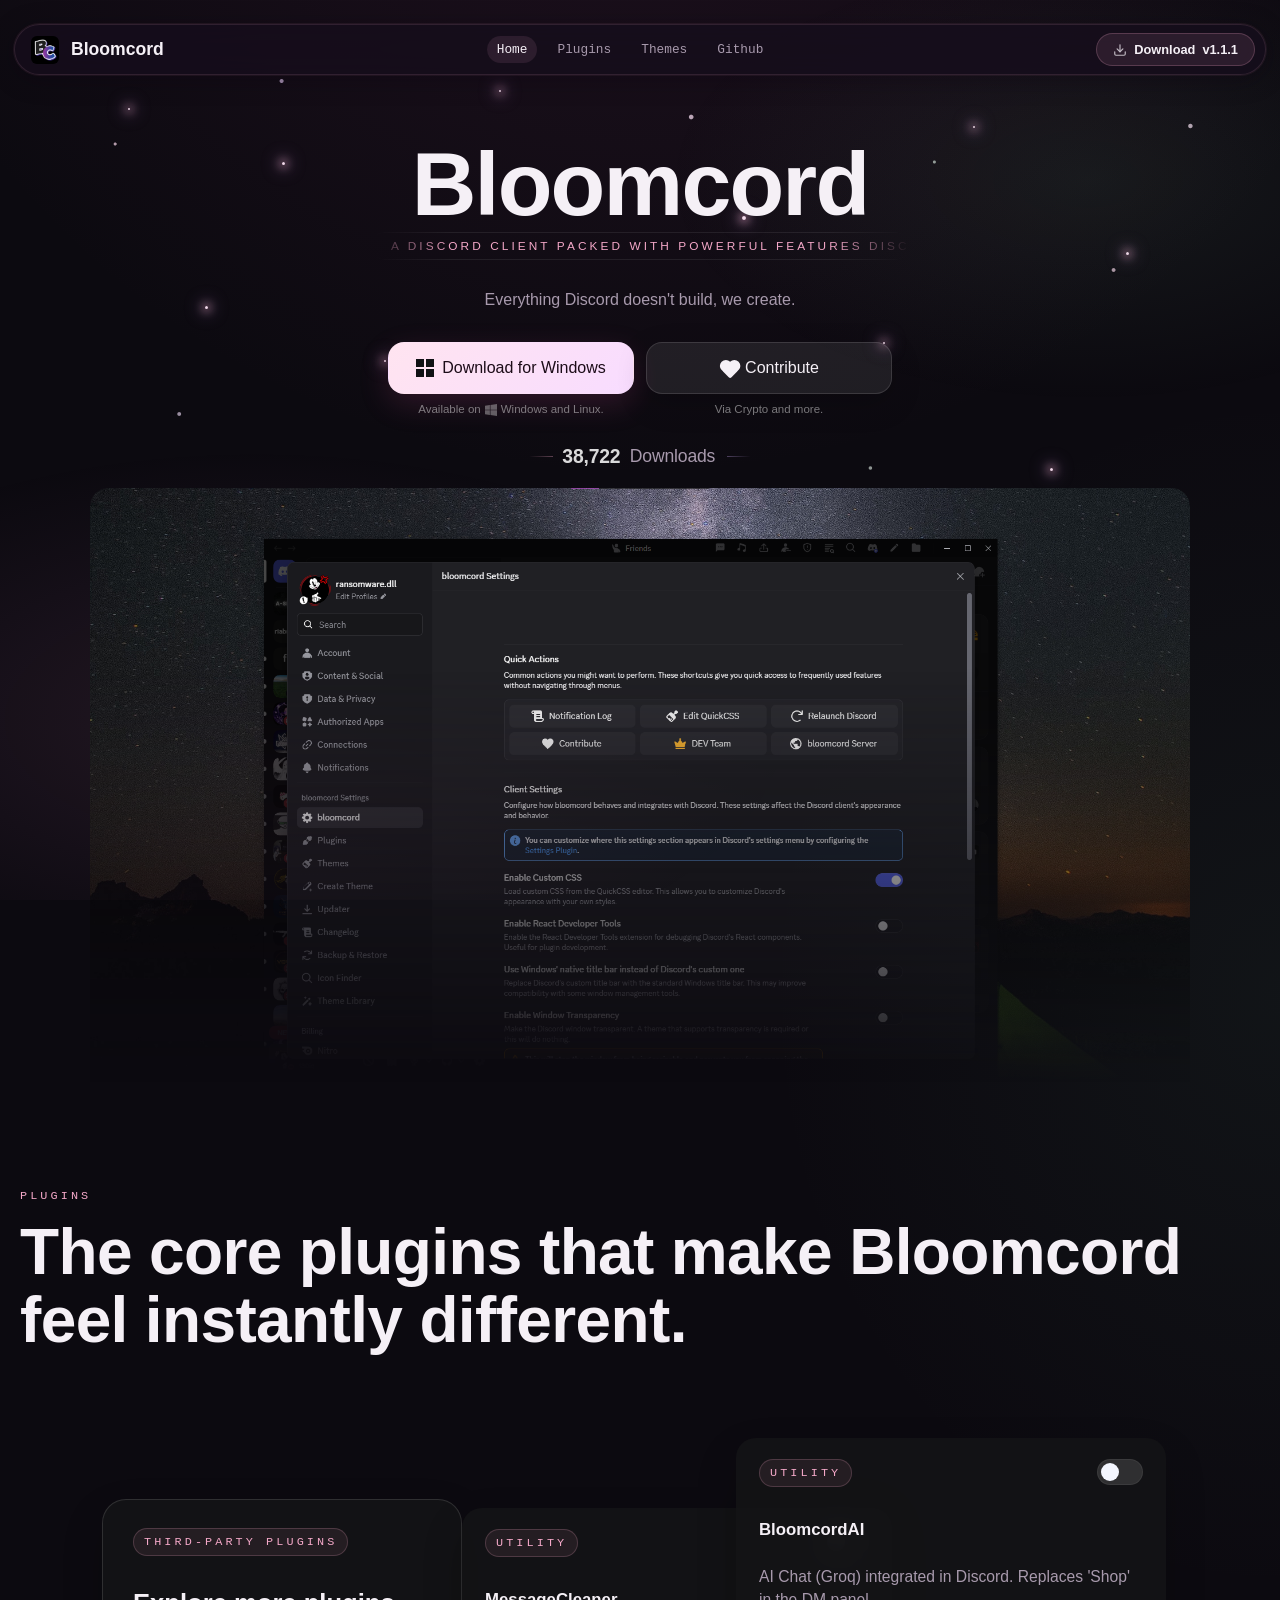
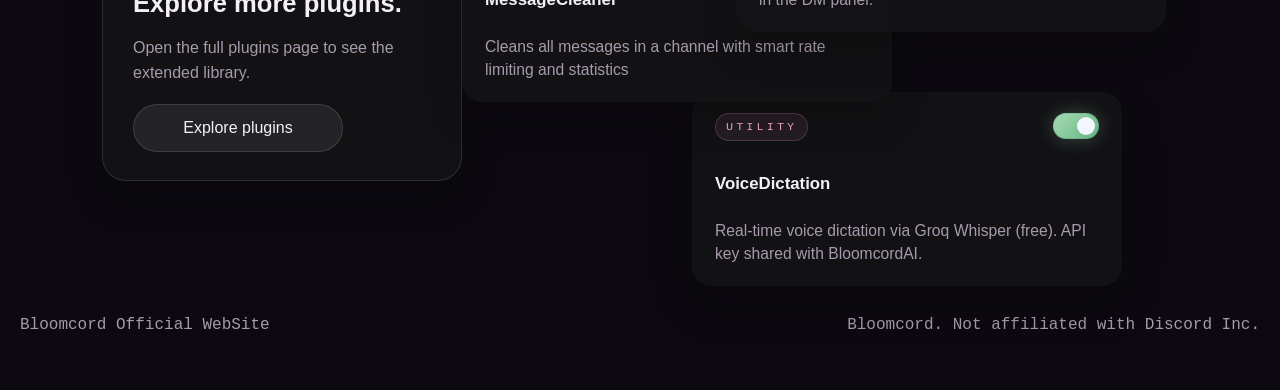
<file: index.html>
<!DOCTYPE html>
<html lang="en">
<head>
  <meta charset="utf-8">
  <meta name="viewport" content="width=device-width, initial-scale=1">
  <title>Bloomcord</title>
  <meta name="description" content="Bloomcord is a Discord client packed with powerful features Discord never gave you.">
  <link rel="icon" type="image/png" href="image.png">
  <link rel="stylesheet" href="https://api.fontshare.com/v2/css?f[]=satoshi@300,301,400,401,500,501,700,701,900,901,1,2&f[]=jet-brains-mono@101,200,201,300,301,400,401,500,501,600,601,700,701,800,801,1,2&display=swap">
  <link rel="stylesheet" href="styles.css">
</head>
<body data-page="home">
  <div class="home-sky" aria-hidden="true">
    <div class="starfield">
      <span class="star star-1"></span>
      <span class="star star-2"></span>
      <span class="star star-3"></span>
      <span class="star star-4"></span>
      <span class="star star-5"></span>
      <span class="star star-6"></span>
      <span class="star star-7"></span>
      <span class="star star-8"></span>
      <span class="star star-9"></span>
      <span class="star star-10"></span>
      <span class="star star-11"></span>
      <span class="star star-12"></span>
    </div>
  </div>

  <div class="site-shell">
    <header class="site-header glass">
      <a href="/" class="brand" aria-current="page">
        <img class="brand-mark" src="image.png" alt="Bloomcord logo" width="28" height="28">
        <span>Bloomcord</span>
      </a>
      <nav class="main-nav">
        <a href="/" class="is-active">Home</a>
        <a href="plugins.html">Plugins</a>
        <a href="themes.html">Themes</a>
       
        
        <a href="github.html">Github</a>
      </nav>
      <a href="downloads/bloomcord-Installer.exe" download="bloomcord-Installer.exe" class="header-download-btn">
        <svg width="14" height="14" viewBox="0 0 24 24" fill="none" stroke="currentColor" stroke-width="2" stroke-linecap="round" stroke-linejoin="round">
          <path d="M21 15v4a2 2 0 0 1-2 2H5a2 2 0 0 1-2-2v-4"></path>
          <polyline points="7 10 12 15 17 10"></polyline>
          <line x1="12" y1="15" x2="12" y2="3"></line>
        </svg>
        Download <span>v1.1.1</span>
      </a>
      <button class="nav-hamburger" aria-label="Open menu" aria-expanded="false">
        <span></span><span></span><span></span>
      </button>
    </header>

    <div class="mobile-nav-drawer" aria-hidden="true">
      <div class="mobile-nav-backdrop"></div>
      <div class="mobile-nav-panel">
        <div class="mobile-nav-header">
          <a href="/" class="brand">
            <img class="brand-mark" src="image.png" alt="Bloomcord logo" width="24" height="24">
            <span>Bloomcord</span>
          </a>
          <button class="mobile-nav-close" aria-label="Close menu">✕</button>
        </div>
        <nav class="mobile-nav-links">
          <a href="/" class="is-active">Home</a>
          <a href="plugins.html">Plugins</a>
          <a href="themes.html">Themes</a>
          
          
          <a href="github.html">Github</a>
        </nav>
        <a href="downloads/bloomcord-Installer.exe" download="bloomcord-Installer.exe" class="mobile-nav-download">
          <svg width="14" height="14" viewBox="0 0 24 24" fill="none" stroke="currentColor" stroke-width="2.5" stroke-linecap="round" stroke-linejoin="round">
            <path d="M21 15v4a2 2 0 0 1-2 2H5a2 2 0 0 1-2-2v-4"></path>
            <polyline points="7 10 12 15 17 10"></polyline>
            <line x1="12" y1="15" x2="12" y2="3"></line>
          </svg>
          Download <span>v1.1.1</span>
        </a>
      </div>
    </div>

    <main class="page page-home">
      <section class="hero hero-home moon-hero">
        <div class="hero-copy hero-copy-centered">
          <h1>Bloomcord</h1>
          <div class="hero-eyebrow-marquee eyebrow" data-reveal>
            <div class="hero-eyebrow-marquee-track">
              <span class="hero-eyebrow-copy">A Discord client packed with powerful features Discord never gave you.</span>
              <span class="hero-eyebrow-copy" aria-hidden="true">A Discord client packed with powerful features Discord never gave you.</span>
            </div>
          </div>
          <p class="hero-text hero-home-subtitle">Everything Discord doesn't build, we create.</p>
          <div class="hero-actions hero-actions-centered hero-actions-download" data-reveal>
            <div class="download-cta-block">
              <a class="button button-primary button-download-windows" href="downloads/bloomcord-Installer.exe" download="bloomcord-Installer.exe">
                <span class="windows-logo" aria-hidden="true"><span></span><span></span><span></span><span></span></span>
                <span>Download for Windows</span>
              </a>
              <p class="platform-availability">
                Available on
                <svg width="12" height="12" viewBox="0 0 24 24" fill="currentColor" aria-hidden="true">
                  <path d="M0 3.449L9.75 2.1v9.451H0m10.949-9.602L24 0v11.4H10.949M0 12.6h9.75v9.451L0 20.699M10.949 12.6H24V24l-13.051-1.949"></path>
                </svg>
                Windows and Linux.
              </p>
            </div>
            <div class="contribute-cta-block">
              <button class="button button-secondary button-contribute-hero" type="button" id="contribute-btn">
                <span class="contribute-logo" aria-hidden="true"><span class="contribute-heart"></span></span>
                <span>Contribute</span>
              </button>
              <p class="platform-availability">Via Crypto and more.</p>
            </div>
          </div>
          <p class="stats-text" data-reveal>
            <span id="download-counter" class="counter-value">0</span> Downloads
          </p>
        </div>
        <div class="hero-app-frame" data-reveal>
          <img class="hero-app-screenshot" src="hero-screenshot.png" alt="Bloomcord settings interface" width="1280" height="800">
        </div>
      </section>

      <section class="section-copy" data-reveal>
        <p class="eyebrow">Plugins</p>
        <h2>The core plugins that make Bloomcord feel instantly different.</h2>
      </section>

      <section class="feature-layout feature-layout-home" data-reveal>
        <article class="home-plugin-callout glass-lite">
          <span class="feature-chip">Third-party plugins</span>
          <h3>Explore more plugins.</h3>
          <p>Open the full plugins page to see the extended library.</p>
          <a href="plugins.html" class="button button-secondary">Explore plugins</a>
        </article>
        <div class="feature-column feature-column-home">
          <div class="feature-grid feature-grid-home">
            <article class="feature-card feature-plugin-card glass-lite" data-enabled="false">
              <div class="feature-plugin-head">
                <div>
                  <span class="feature-chip">Utility</span>
                  <h3>MessageCleaner</h3>
                </div>
                <button class="plugin-switch" type="button" aria-pressed="false" aria-label="Toggle MessageCleaner"><span></span></button>
              </div>
              <p>Cleans all messages in a channel with smart rate limiting and statistics</p>
            </article>
            <article class="feature-card feature-plugin-card glass-lite" data-enabled="false">
              <div class="feature-plugin-head">
                <div>
                  <span class="feature-chip">Utility</span>
                  <h3>BloomcordAI</h3>
                </div>
                <button class="plugin-switch" type="button" aria-pressed="false" aria-label="Toggle BloomcordAI"><span></span></button>
              </div>
              <p>AI Chat (Groq) integrated in Discord. Replaces 'Shop' in the DM panel.</p>
            </article>
            <article class="feature-card feature-plugin-card glass-lite" data-enabled="true">
              <div class="feature-plugin-head">
                <div>
                  <span class="feature-chip">Utility</span>
                  <h3>VoiceDictation</h3>
                </div>
                <button class="plugin-switch is-on" type="button" aria-pressed="true" aria-label="Toggle VoiceDictation"><span></span></button>
              </div>
              <p>Real-time voice dictation via Groq Whisper (free). API key shared with BloomcordAI.</p>
            </article>
          </div>
        </div>
      </section>
    </main>

    <footer class="site-footer">
      <span>Bloomcord Official WebSite</span>
      <span>Bloomcord. Not affiliated with Discord Inc.</span>
    </footer>
  </div>

  <div class="modal-shell" id="contribute-modal" hidden>
    <div class="modal-backdrop"></div>
    <section class="contribute-modal glass" role="dialog" aria-modal="true" aria-labelledby="contribute-modal-title">
      <button class="modal-close" type="button">Close</button>
      <div class="contribute-modal-glow" aria-hidden="true"></div>
      <div class="contribute-modal-head">
        <p class="eyebrow">Support Bloomcord</p>
        <h2 id="contribute-modal-title">Copy what you need in one place.</h2>
        <p class="hero-text">Wallet addresses live here with instant copy actions.</p>
      </div>
      <div class="contribute-modal-status" aria-live="polite">Choose a contact or wallet to copy</div>
      <div class="contribute-modal-grid">
        <article class="contribute-copy-card glass-lite">
          <span class="feature-chip">Bitcoin</span>
          <h3>BTC</h3>
          <p>Use Bitcoin if you want to support development directly.</p>
          <div class="contribute-copy-row">
            <code>bc1qv44jpec8yytmzvsw49p96e2j4sewwjwt5vjx30</code>
            <button class="button button-secondary contribute-copy-button" type="button">Copy</button>
          </div>
        </article>
        <article class="contribute-copy-card glass-lite">
          <span class="feature-chip">Ethereum</span>
          <h3>ETH</h3>
          <p>Support releases and ongoing updates with ETH.</p>
          <div class="contribute-copy-row">
            <code>0xf93e329Ad86c83facA40224D38c6f4F3a47f514b</code>
            <button class="button button-secondary contribute-copy-button" type="button">Copy</button>
          </div>
        </article>
        <article class="contribute-copy-card glass-lite">
          <span class="feature-chip">Solana</span>
          <h3>SOL</h3>
          <p>Support Bloomcord with SOL if the project is useful to you.</p>
          <div class="contribute-copy-row">
            <code>25uGYhWAfC6VZ8Hc4rnASWkRPAkV6Vmzv33CrUSfoFsf</code>
            <button class="button button-secondary contribute-copy-button" type="button">Copy</button>
          </div>
        </article>
        <article class="contribute-copy-card glass-lite">
          <span class="feature-chip">Litecoin</span>
          <h3>LTC</h3>
          <p>Support Bloomcord with LTC if the project is useful to you.</p>
          <div class="contribute-copy-row">
            <code>ltc1qfs35yx8fmft8qsmlp52lhlrypgsuezgwuydg7s</code>
            <button class="button button-secondary contribute-copy-button" type="button">Copy</button>
          </div>
        </article>
      </div>
    </section>
  </div>

  <script src="common.js"></script>
  <script src="script.js"></script>
</body>
</html>
</file>
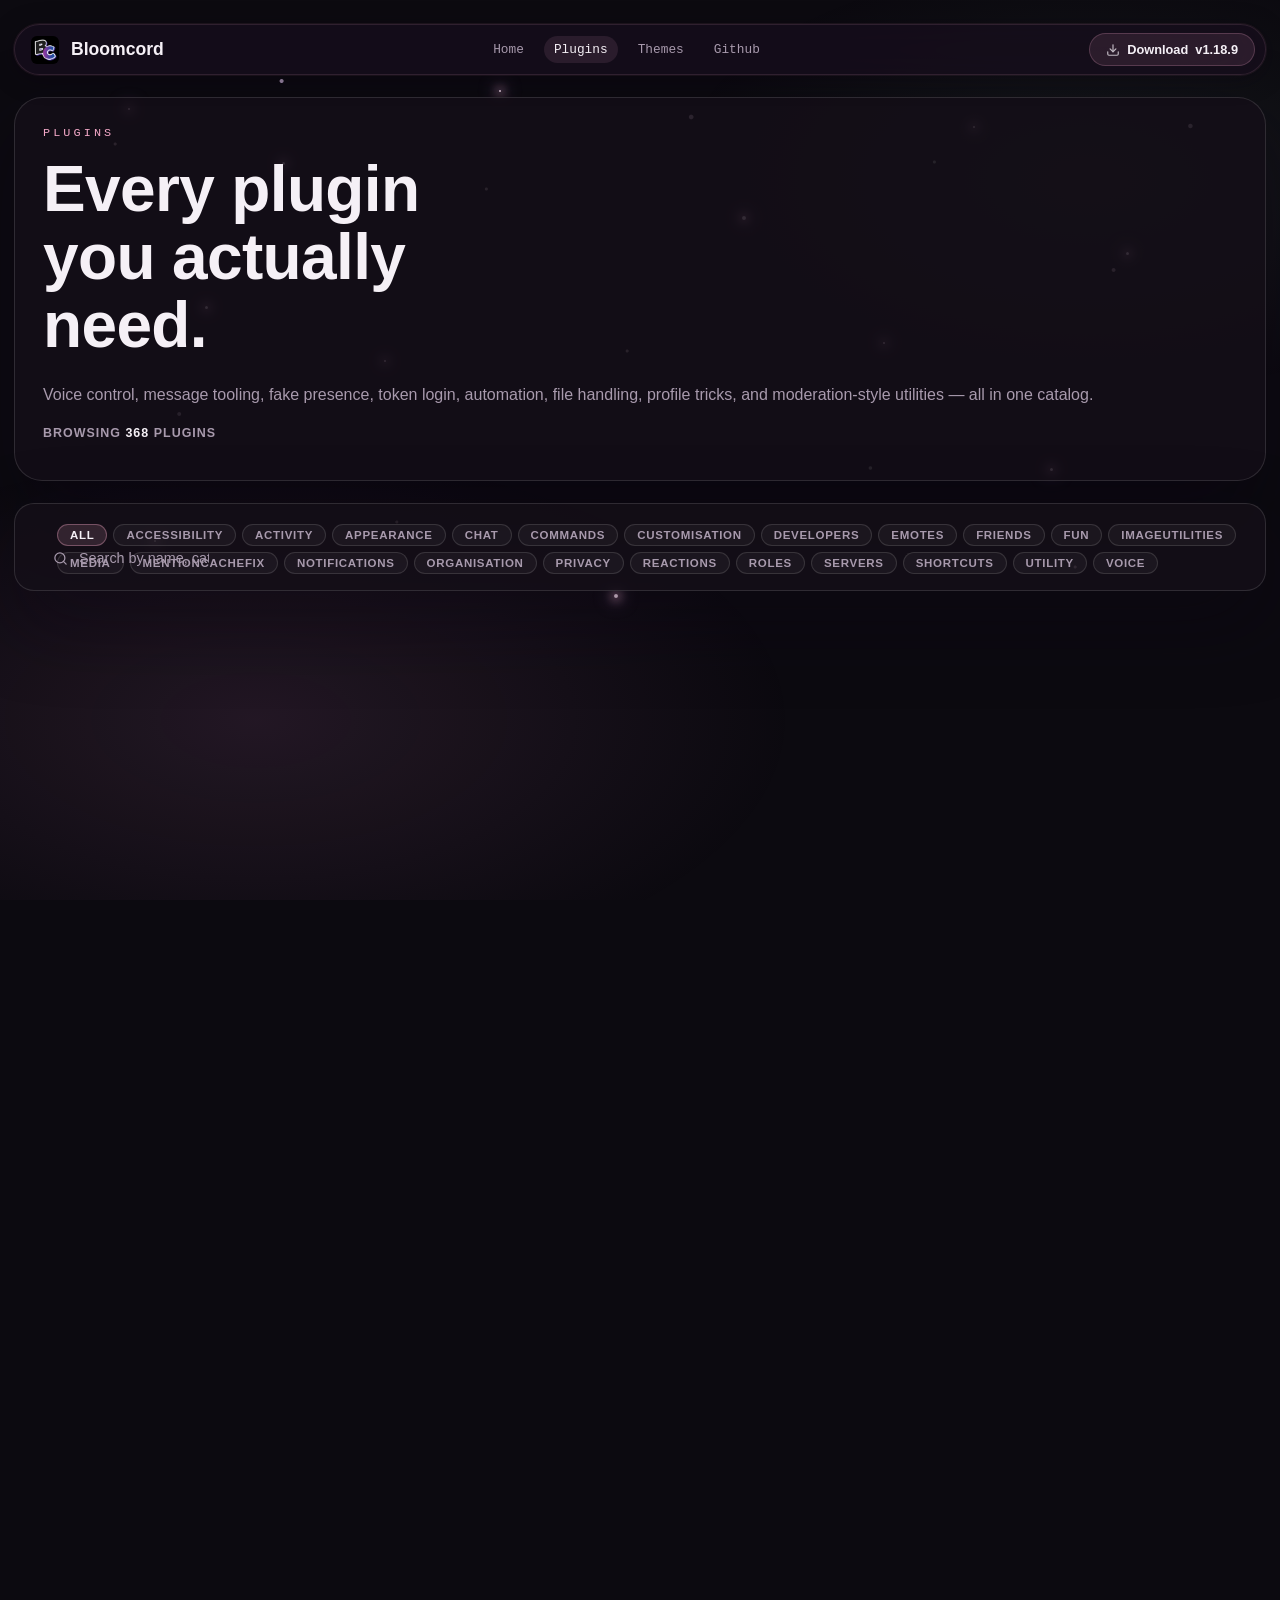
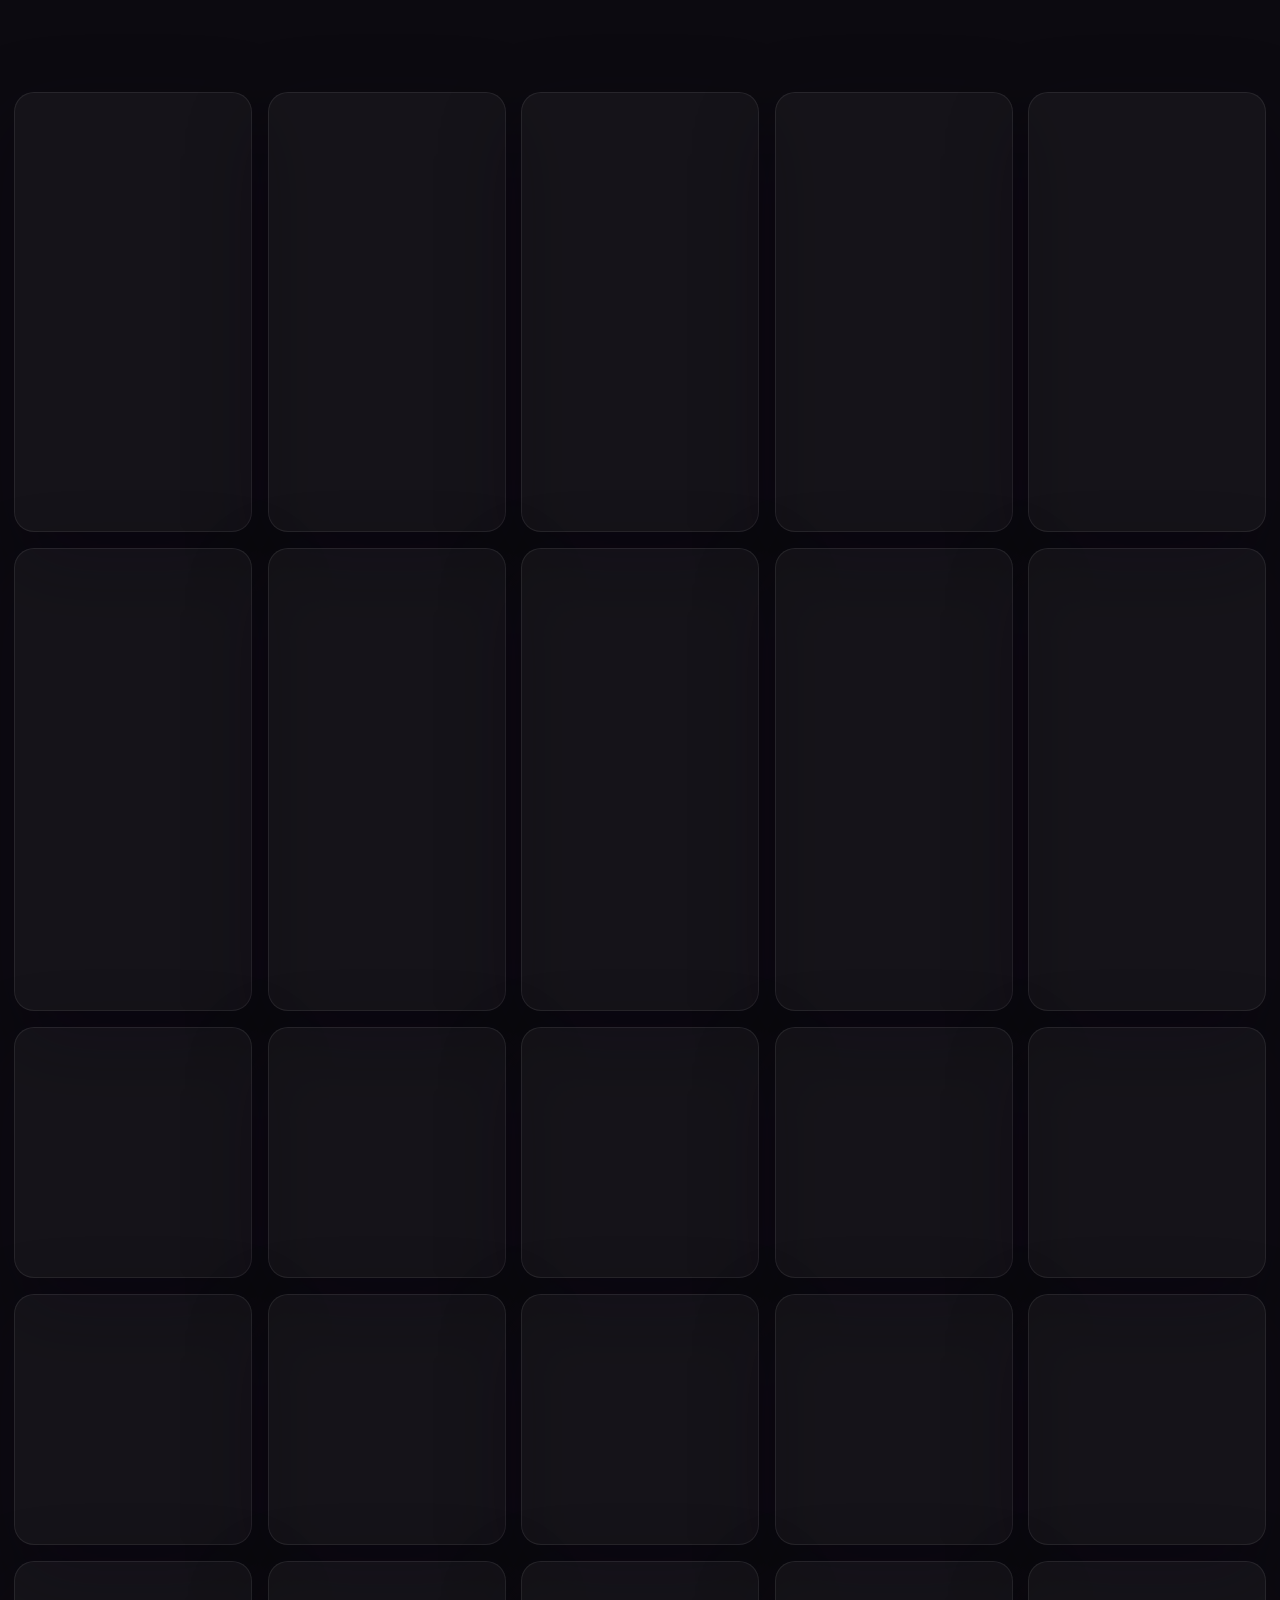
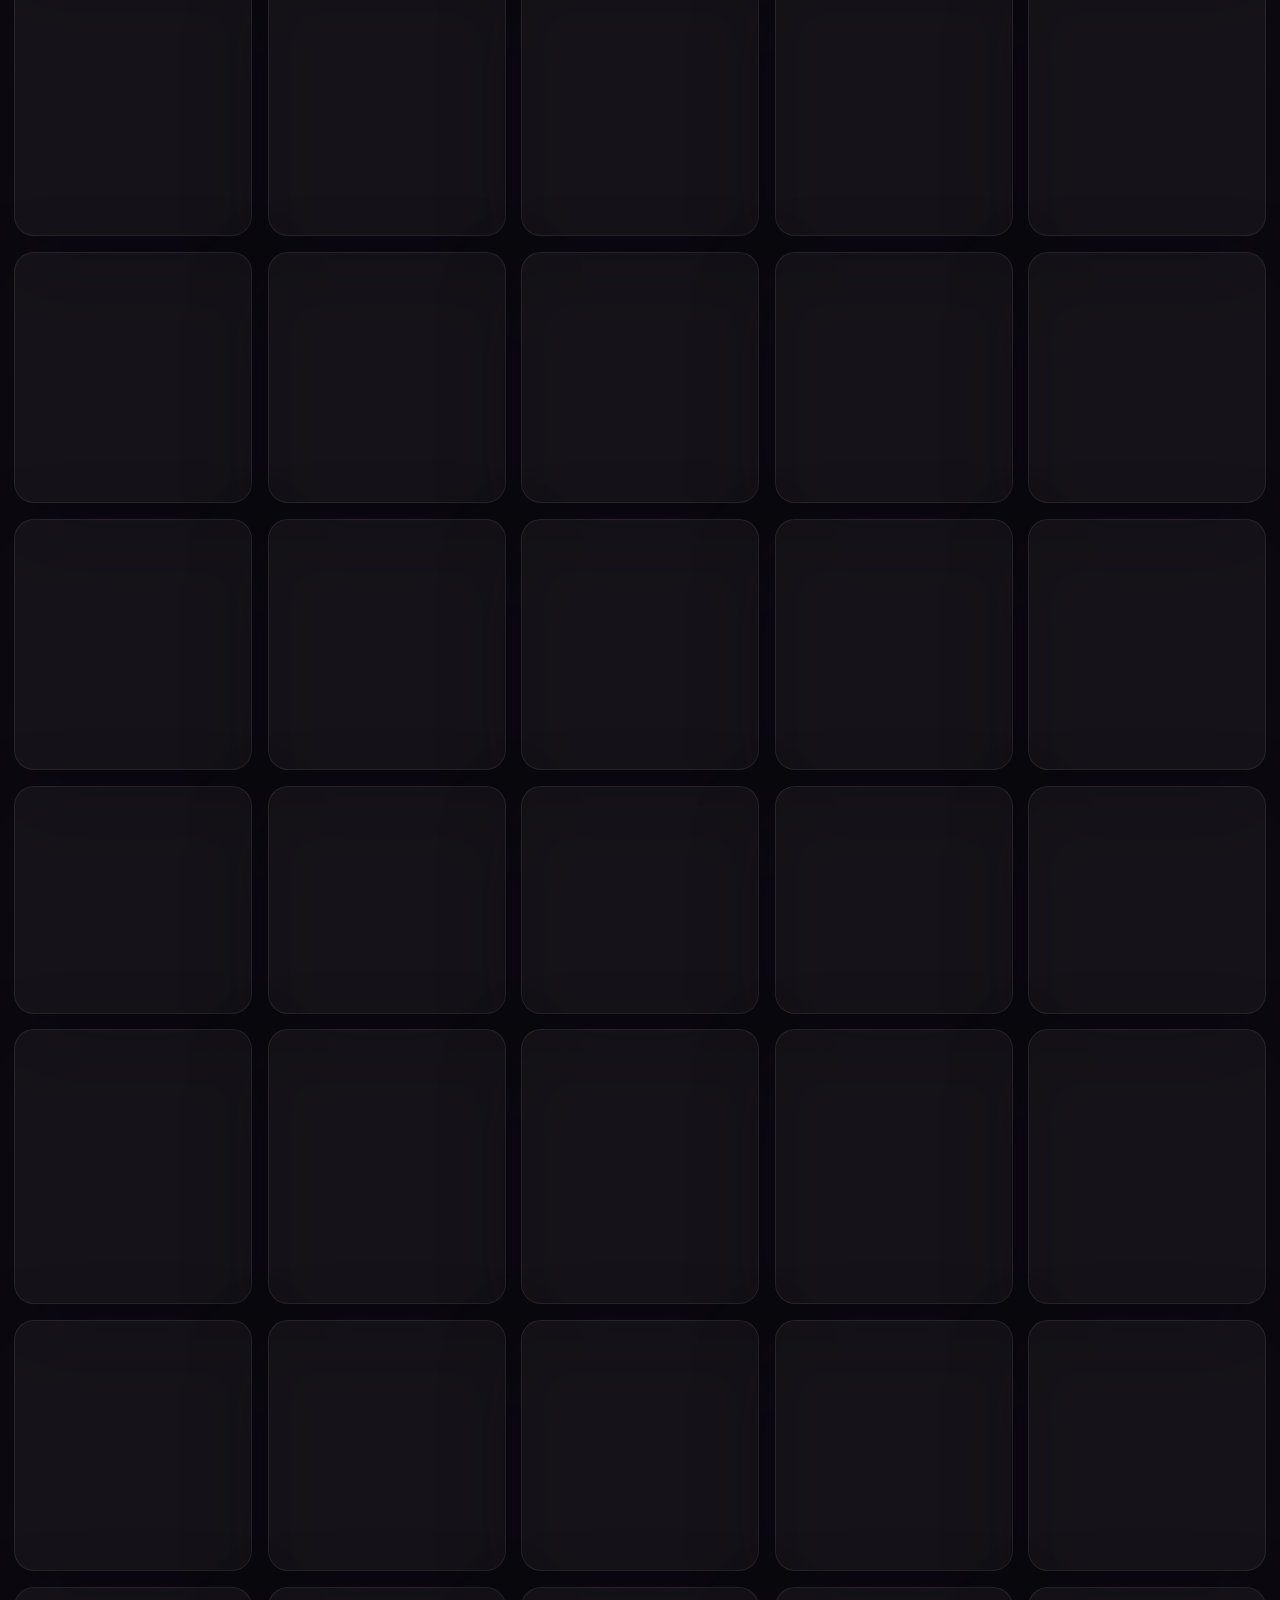
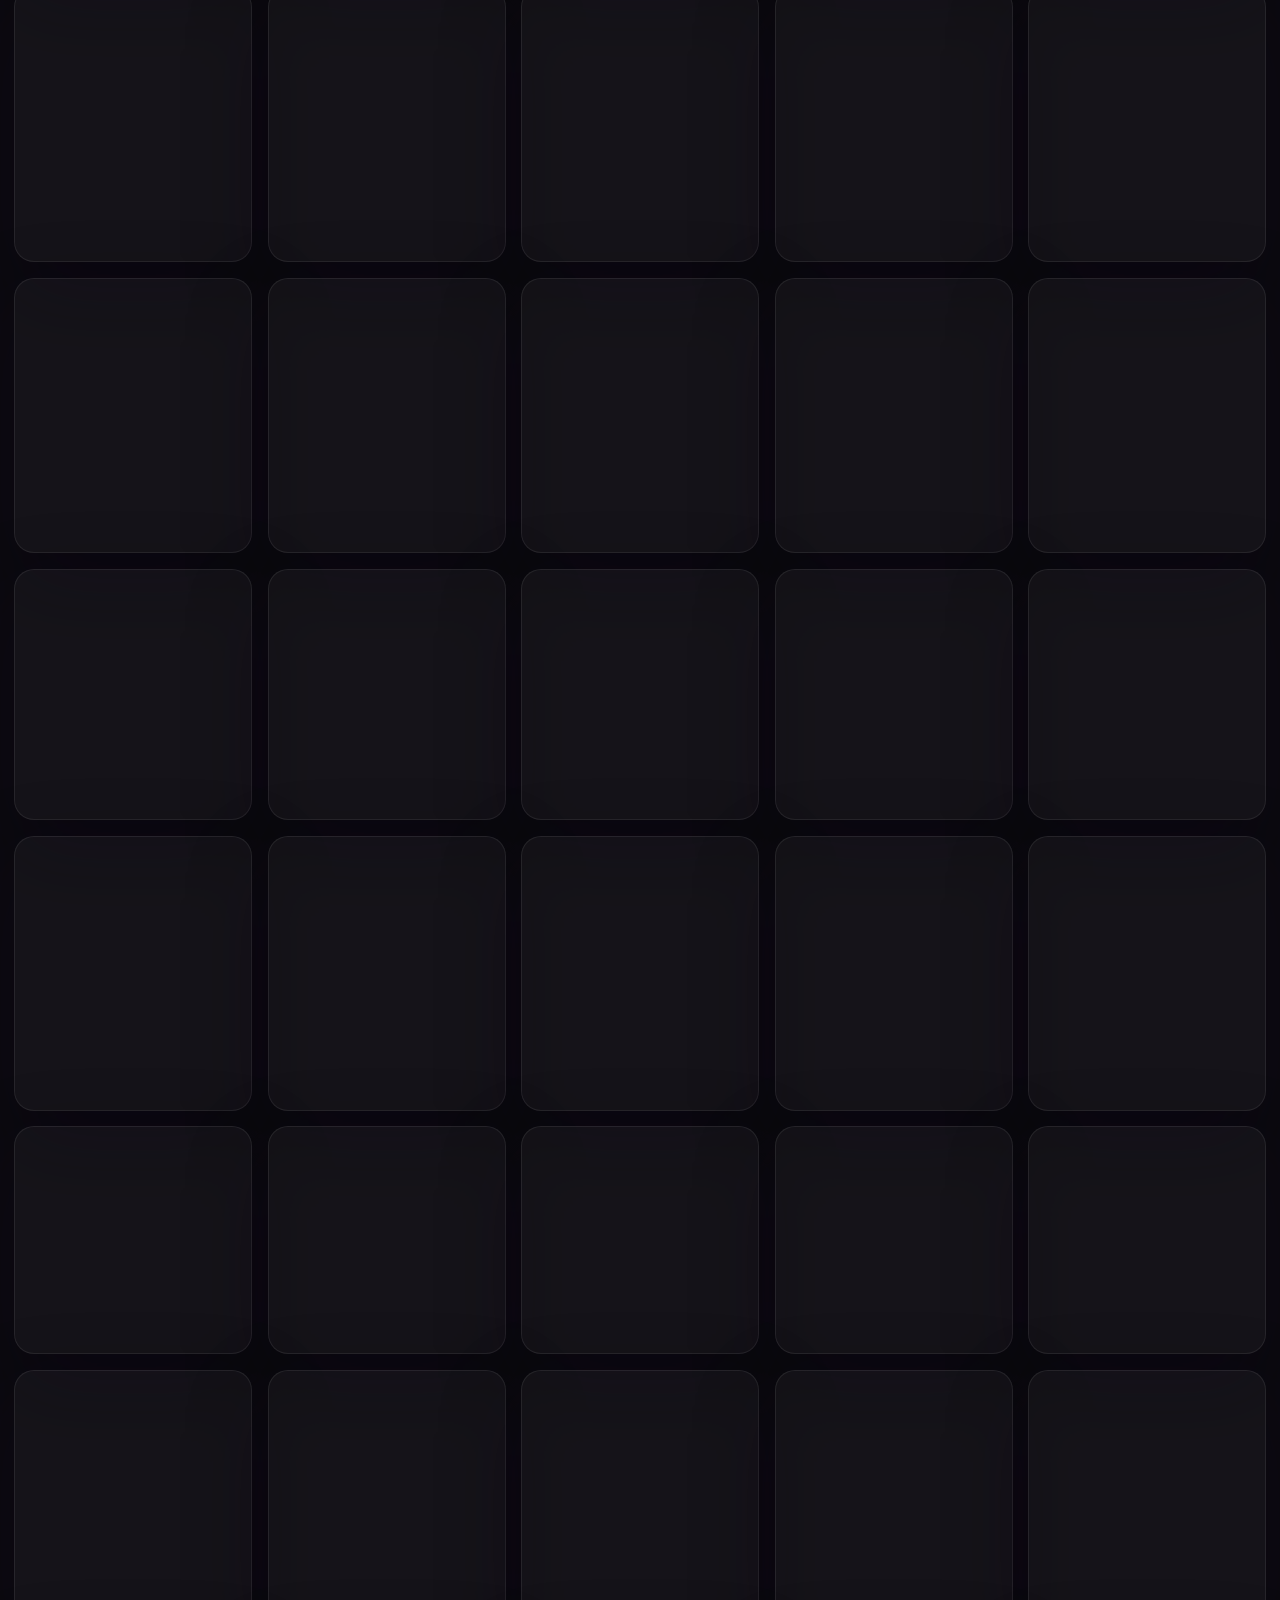
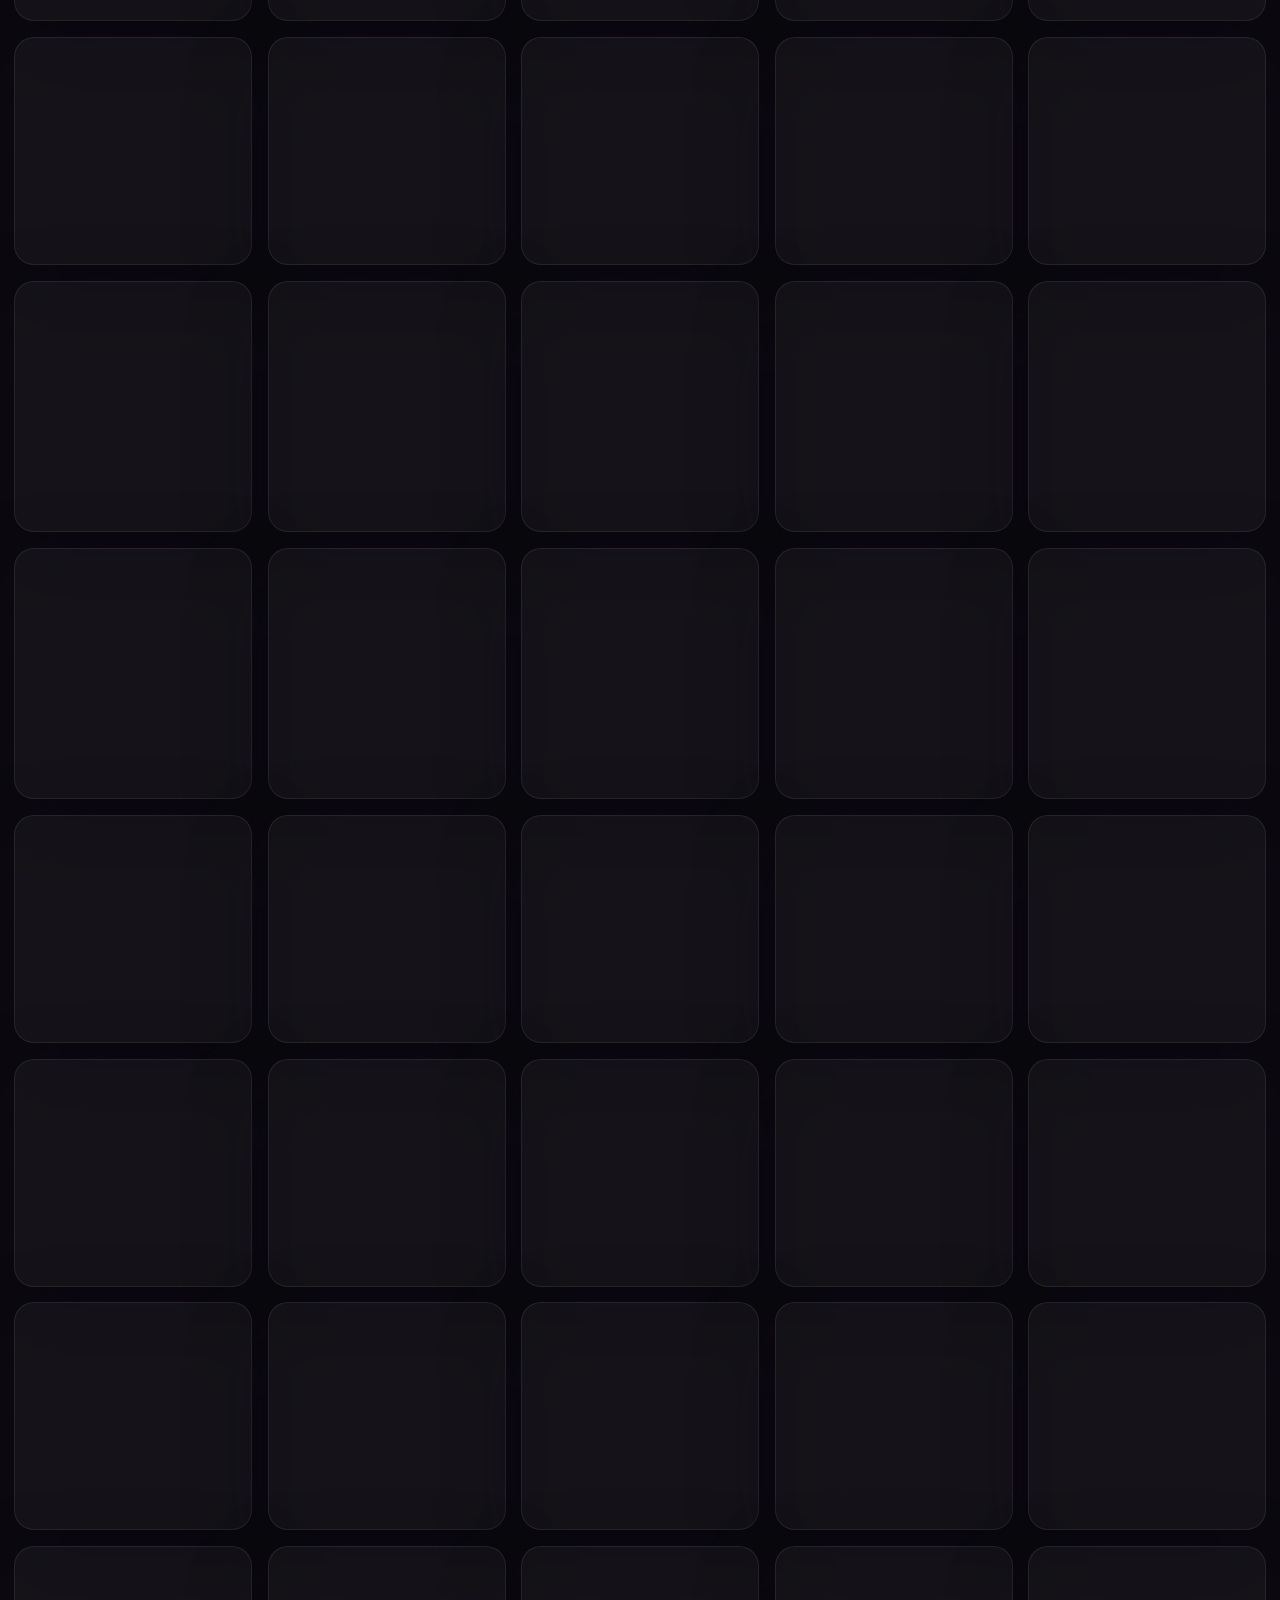
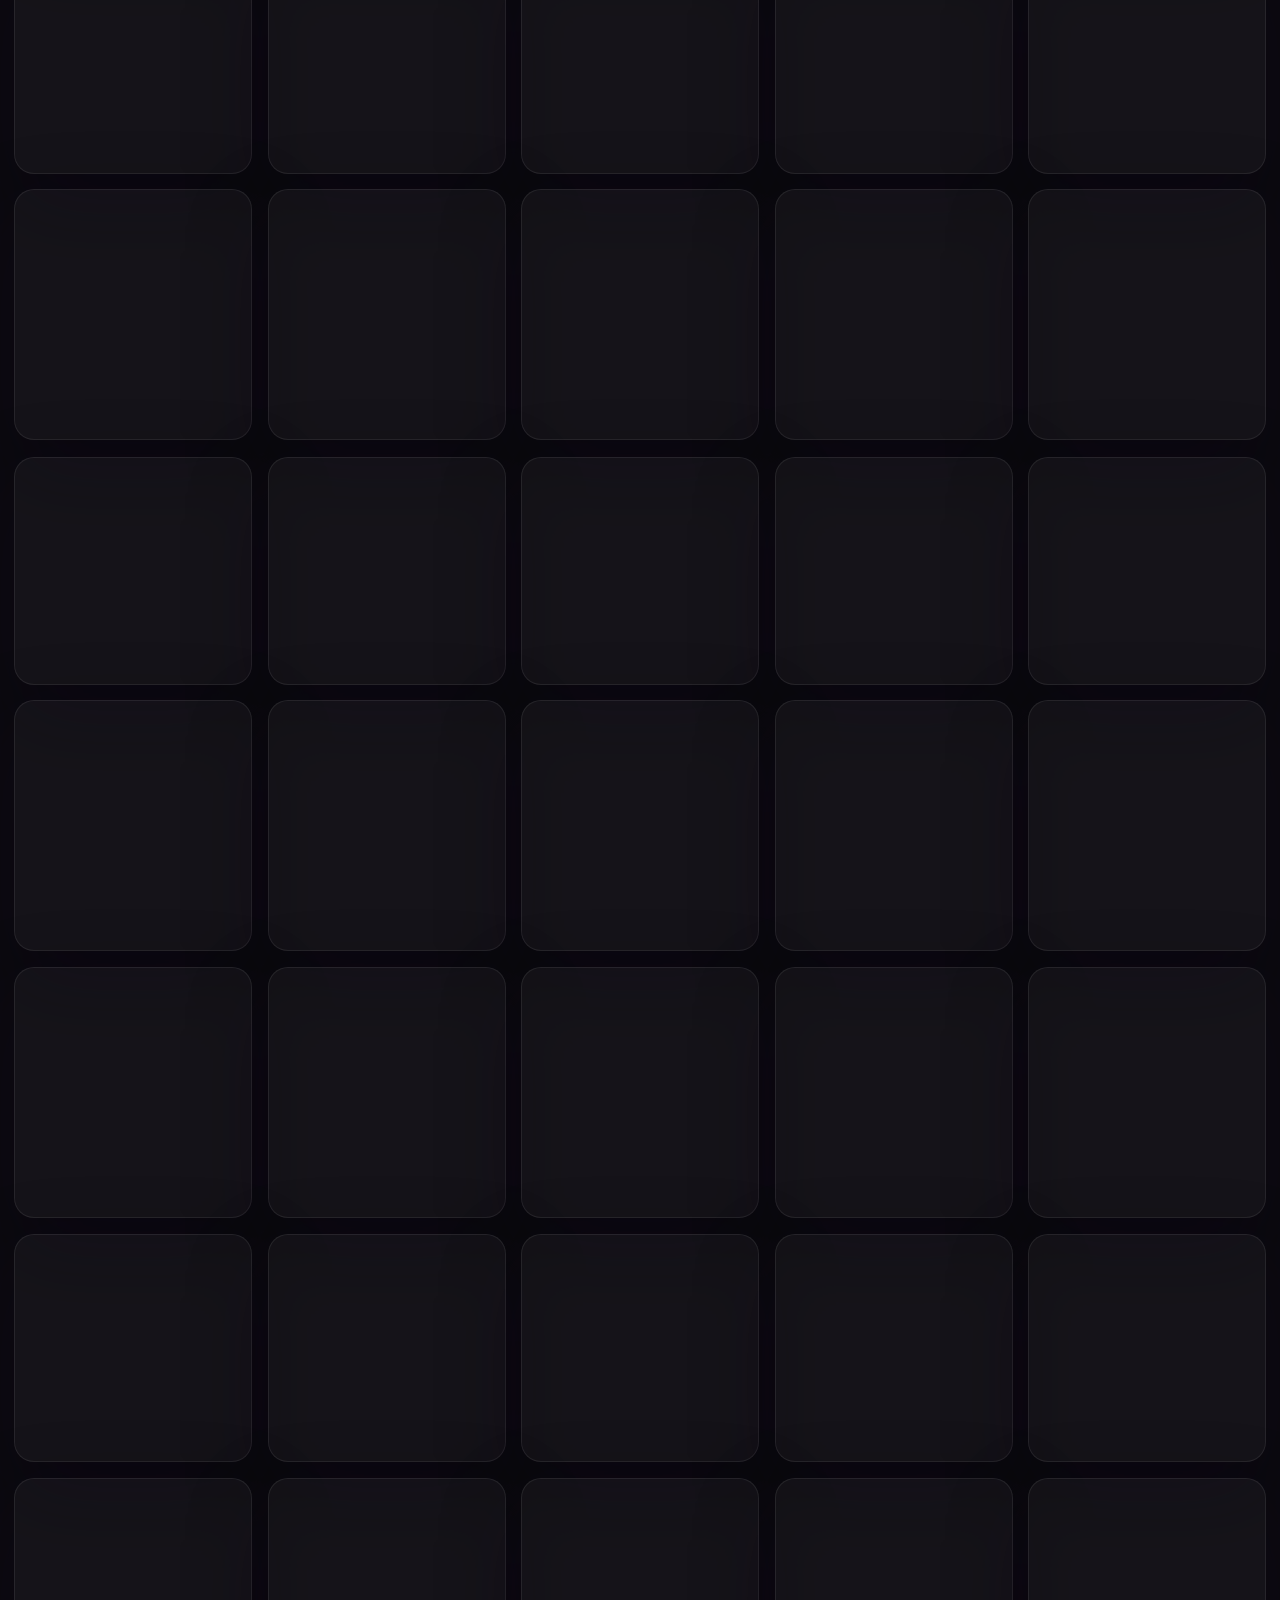
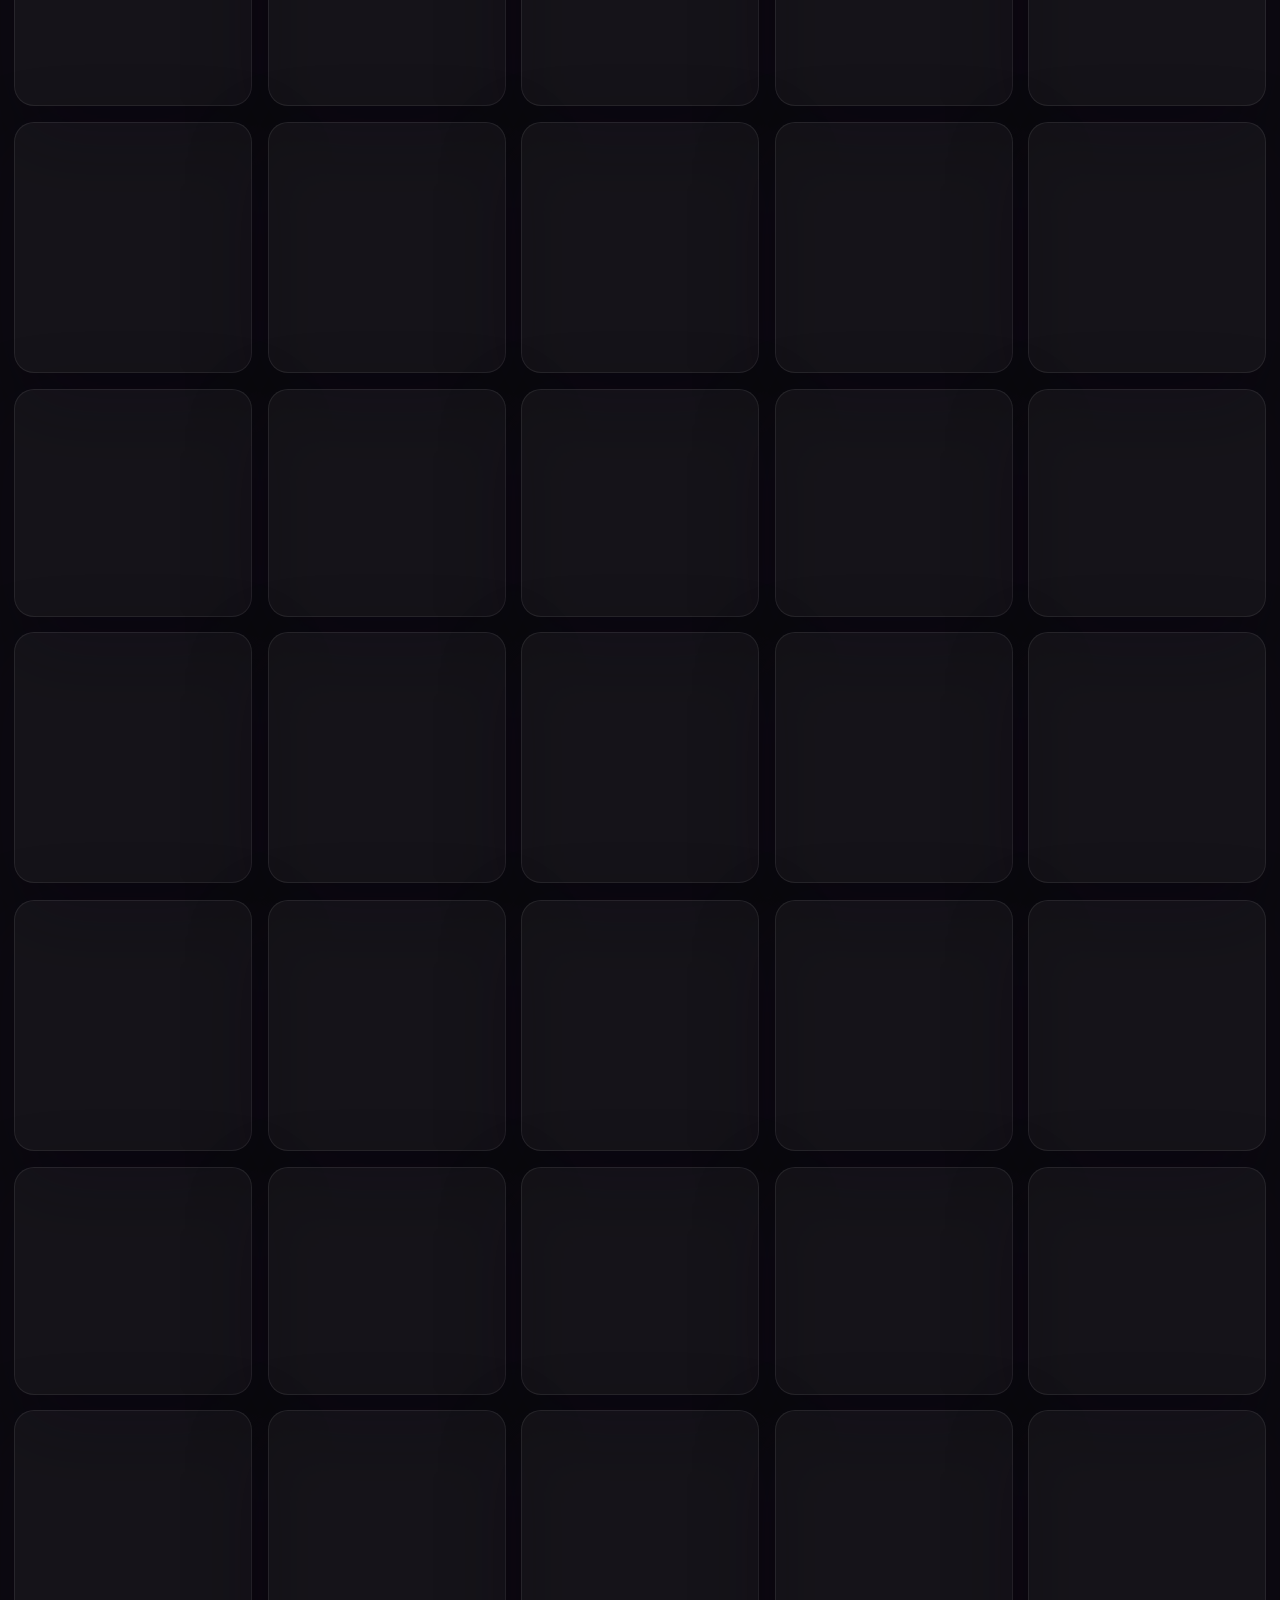
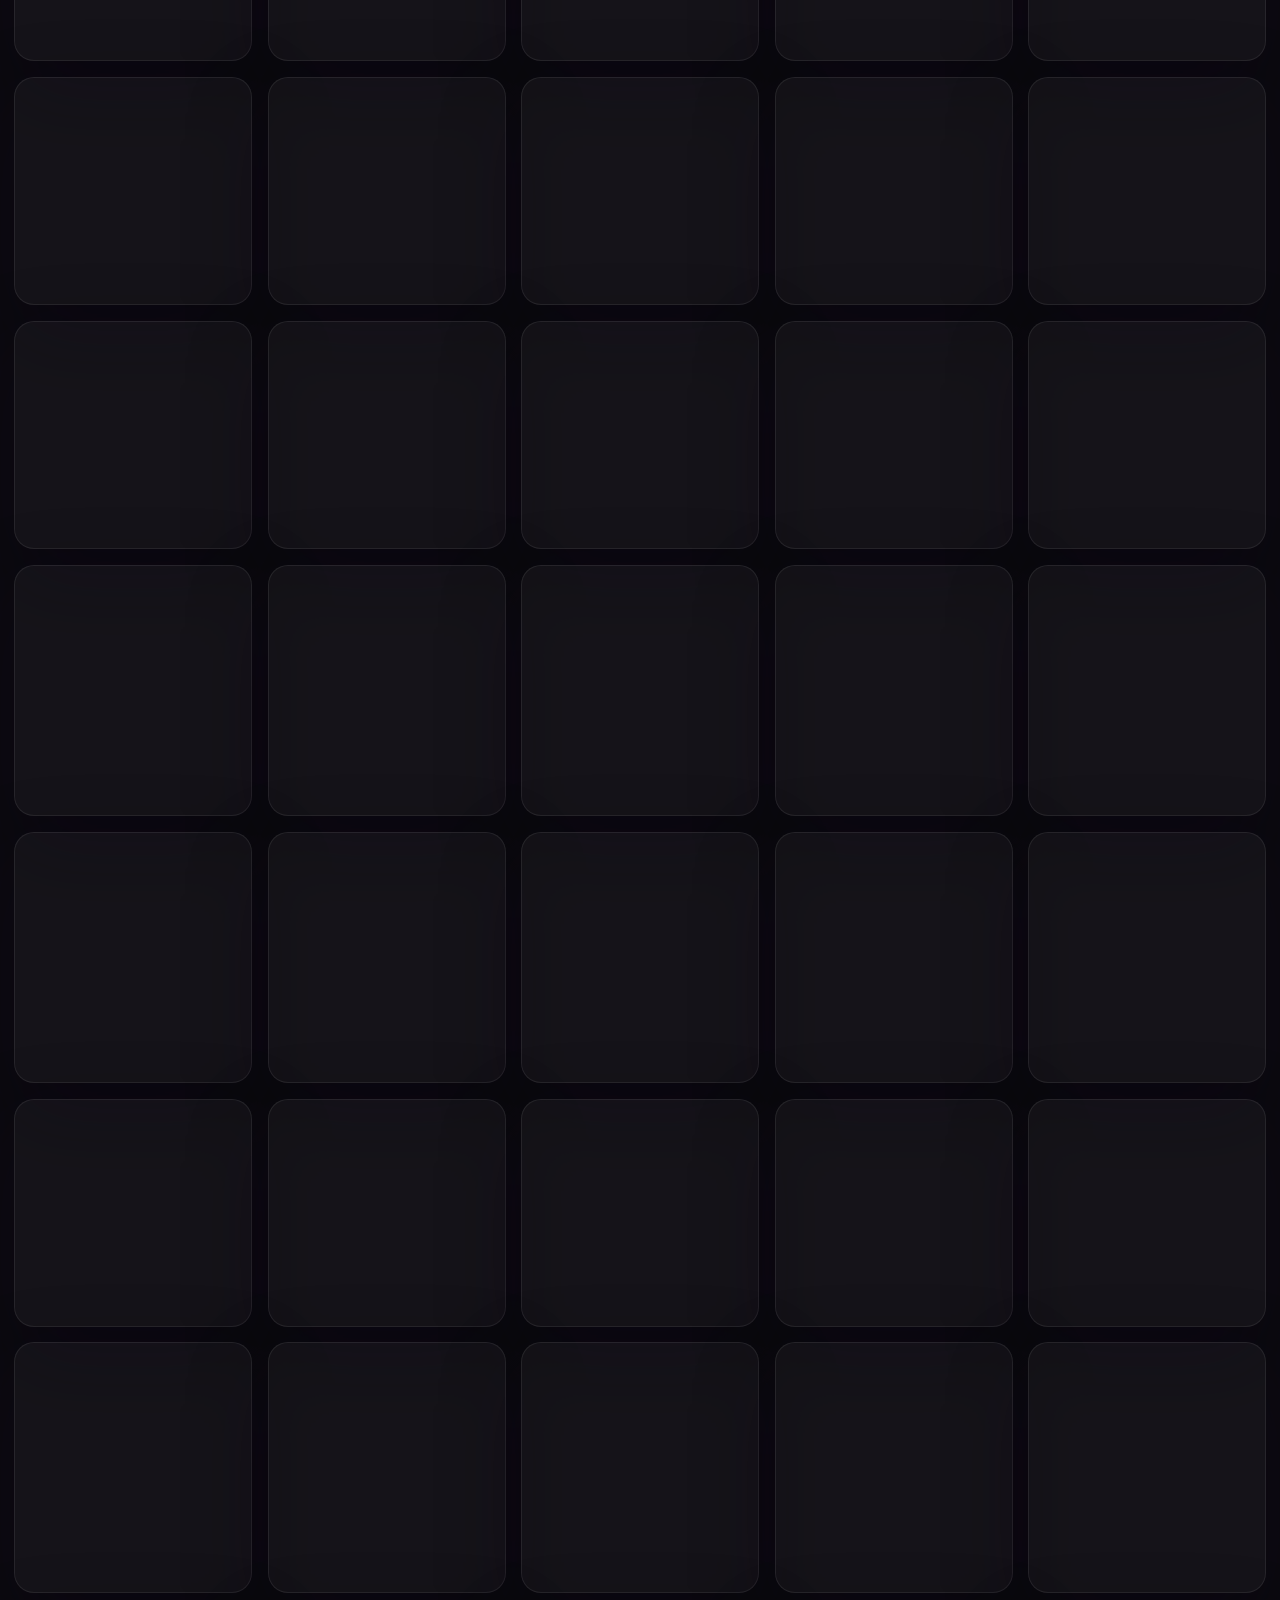
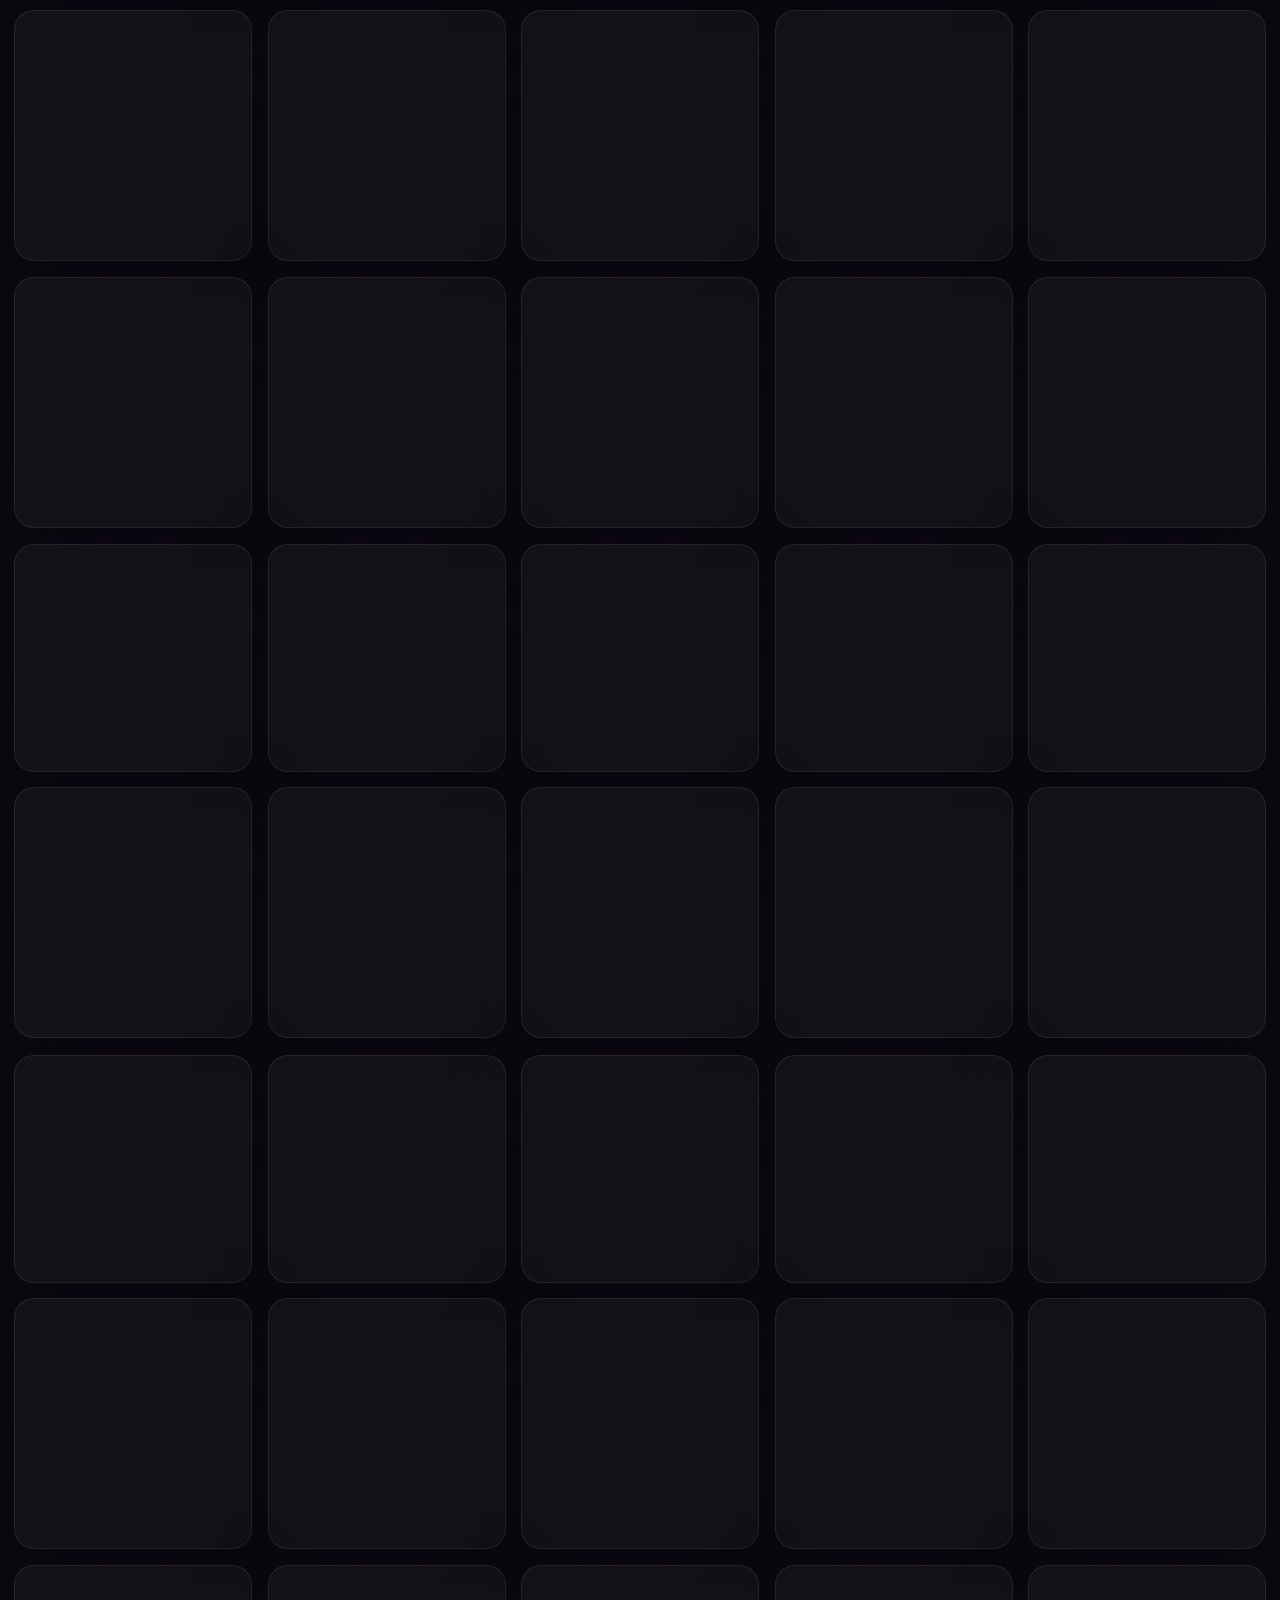
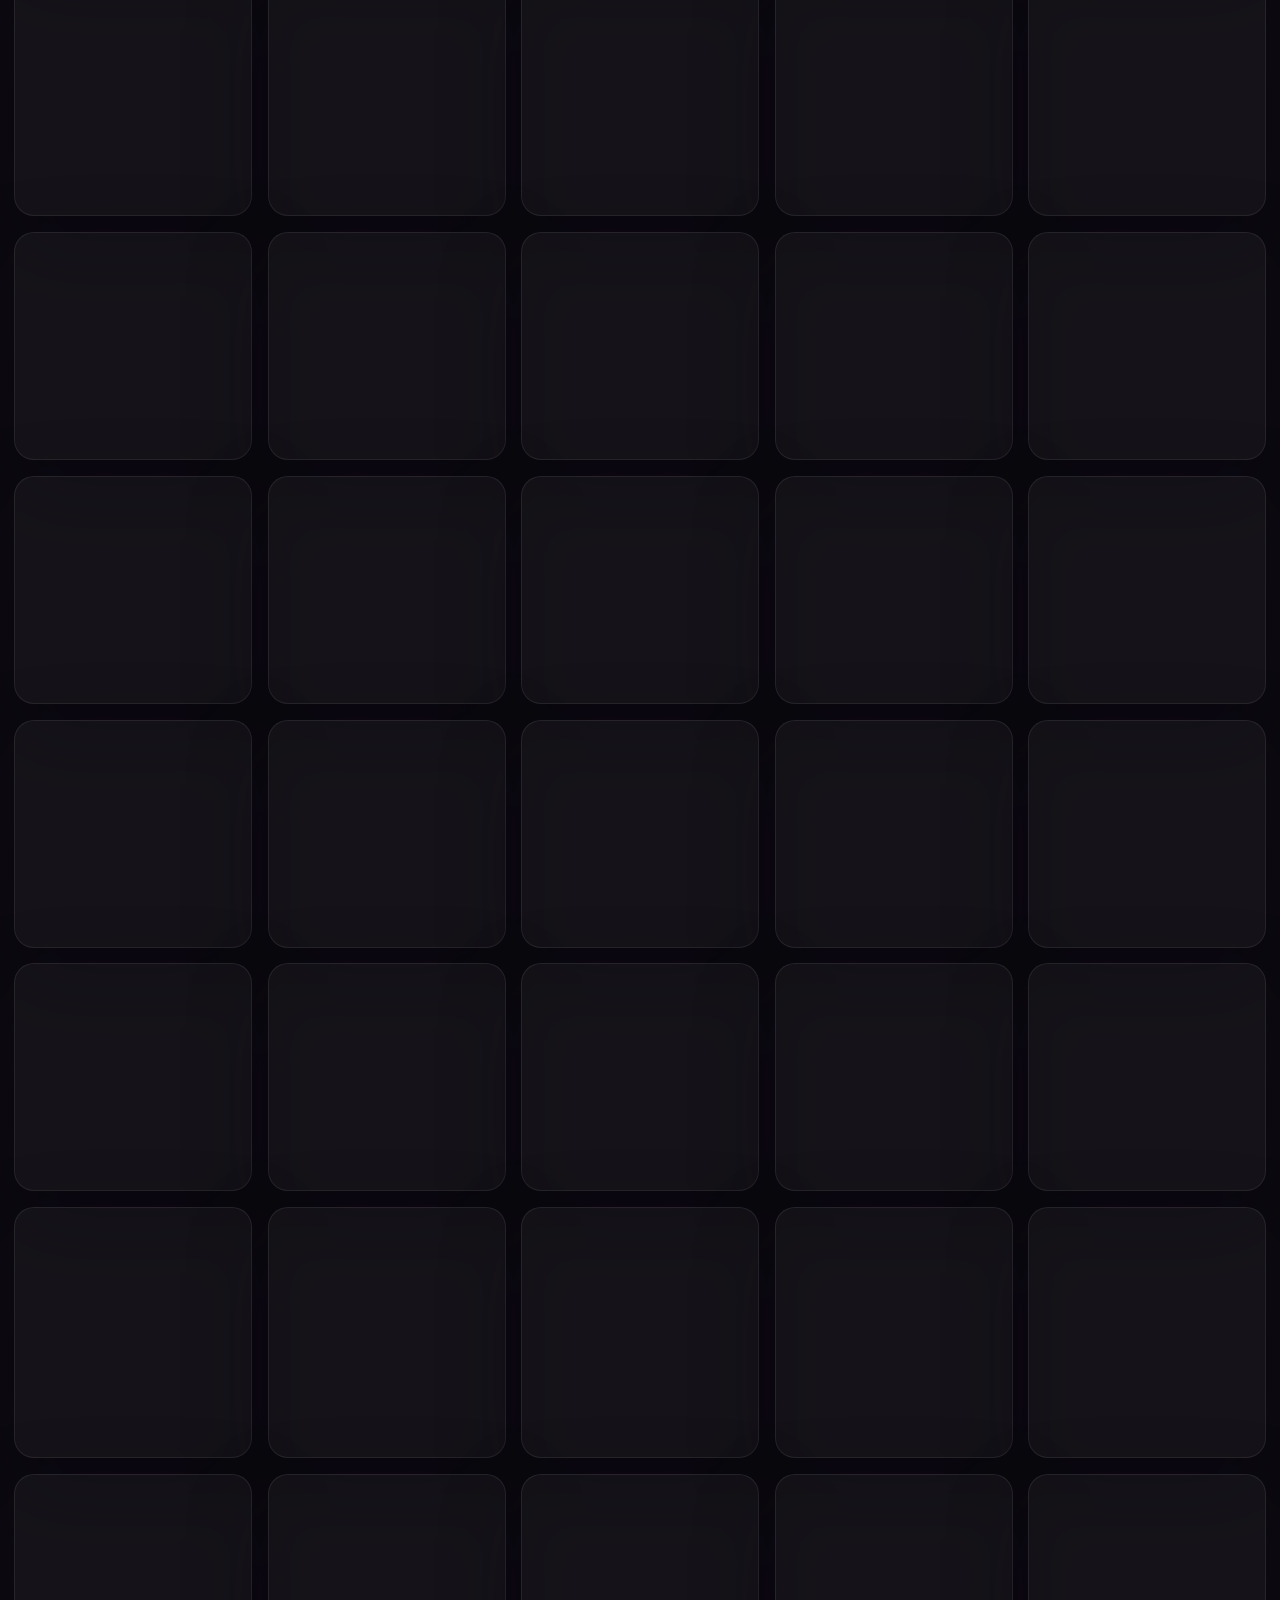
<file: plugins.html>
<!DOCTYPE html>
<html lang="en">
<head>
  <meta charset="utf-8">
  <meta name="viewport" content="width=device-width, initial-scale=1">
  <title>Plugins — Bloomcord</title>
  <meta name="description" content="Browse every Bloomcord plugin — voice control, message tooling, automation, and more.">
  <link rel="icon" type="image/png" href="image.png">
  <link rel="stylesheet" href="https://api.fontshare.com/v2/css?f[]=satoshi@300,301,400,401,500,501,700,701,900,901,1,2&f[]=jet-brains-mono@101,200,201,300,301,400,401,500,501,600,601,700,701,800,801,1,2&display=swap">
  <link rel="stylesheet" href="styles.css">
</head>
<body data-page="plugins">
  <div class="home-sky" aria-hidden="true">
    <div class="starfield">
      <span class="star star-1"></span><span class="star star-2"></span><span class="star star-3"></span>
      <span class="star star-4"></span><span class="star star-5"></span><span class="star star-6"></span>
      <span class="star star-7"></span><span class="star star-8"></span><span class="star star-9"></span>
      <span class="star star-10"></span><span class="star star-11"></span><span class="star star-12"></span>
    </div>
  </div>

  <div class="site-shell">
    <header class="site-header glass">
      <a href="index.html" class="brand">
        <img class="brand-mark" src="image.png" alt="Bloomcord logo" width="28" height="28">
        <span>Bloomcord</span>
      </a>
      <nav class="main-nav">
        <a href="index.html">Home</a>
        <a href="plugins.html" class="is-active">Plugins</a>
        <a href="themes.html">Themes</a>
        <a href="https://github.com/RootCH2" target="_blank" rel="noopener noreferrer">Github</a>
      </nav>
      <a href="downloads/bloomcord-Installer.exe" download="bloomcord-Installer.exe" class="header-download-btn">
        <svg width="14" height="14" viewBox="0 0 24 24" fill="none" stroke="currentColor" stroke-width="2" stroke-linecap="round" stroke-linejoin="round">
          <path d="M21 15v4a2 2 0 0 1-2 2H5a2 2 0 0 1-2-2v-4"></path>
          <polyline points="7 10 12 15 17 10"></polyline>
          <line x1="12" y1="15" x2="12" y2="3"></line>
        </svg>
        Download <span>v1.18.9</span>
      </a>
      <button class="nav-hamburger" aria-label="Open menu" aria-expanded="false"><span></span><span></span><span></span></button>
    </header>

    <div class="mobile-nav-drawer" aria-hidden="true">
      <div class="mobile-nav-backdrop"></div>
      <div class="mobile-nav-panel">
        <div class="mobile-nav-header">
          <a href="index.html" class="brand">
            <img class="brand-mark" src="image.png" alt="Bloomcord logo" width="24" height="24">
            <span>Bloomcord</span>
          </a>
          <button class="mobile-nav-close" aria-label="Close menu">✕</button>
        </div>
        <nav class="mobile-nav-links">
          <a href="index.html">Home</a>
          <a href="plugins.html" class="is-active">Plugins</a>
          <a href="themes.html">Themes</a>
          <a href="https://github.com/RootCH2" target="_blank" rel="noopener noreferrer">Github</a>
        </nav>
        <a href="downloads/bloomcord-Installer.exe" download="bloomcord-Installer.exe" class="mobile-nav-download">
          <svg width="14" height="14" viewBox="0 0 24 24" fill="none" stroke="currentColor" stroke-width="2.5" stroke-linecap="round" stroke-linejoin="round">
            <path d="M21 15v4a2 2 0 0 1-2 2H5a2 2 0 0 1-2-2v-4"></path>
            <polyline points="7 10 12 15 17 10"></polyline>
            <line x1="12" y1="15" x2="12" y2="3"></line>
          </svg>
          Download <span>v1.18.9</span>
        </a>
      </div>
    </div>

    <main class="page page-plugins" data-reveal>
      <section class="page-hero glass">
        <p class="eyebrow">Plugins</p>
        <h1>Every plugin you actually need.</h1>
        <p class="hero-text">Voice control, message tooling, fake presence, token login, automation, file handling, profile tricks, and moderation-style utilities — all in one catalog.</p>
        <p class="plugin-hero-count" id="plugin-count">Browsing <span>0</span> plugins</p>
      </section>

      <section class="plugin-toolbar glass">
        <div class="plugin-search-wrap">
          <svg width="15" height="15" viewBox="0 0 24 24" fill="none" stroke="currentColor" stroke-width="2" stroke-linecap="round" stroke-linejoin="round" aria-hidden="true">
            <circle cx="11" cy="11" r="8"></circle>
            <line x1="21" y1="21" x2="16.65" y2="16.65"></line>
          </svg>
          <input id="plugin-search" class="plugin-search-input" type="search" placeholder="Search by name, category, or feature…" autocomplete="off">
        </div>
        <div class="plugin-category-filters" id="plugin-filters"></div>
      </section>

      <section class="plugin-grid" id="plugin-grid">
        <article class="plugin-card glass plugin-card-empty">
          <h3>Loading plugins…</h3>
          <p>Fetching the latest list.</p>
        </article>
      </section>
    </main>

    <footer class="site-footer">
      <span>Bloomcord Official WebSite</span>
      <span>Bloomcord. Not affiliated with Discord Inc.</span>
    </footer>
  </div>

  <div class="modal-shell" id="plugin-modal" hidden>
    <div class="modal-backdrop"></div>
    <section class="plugin-detail-modal glass" role="dialog" aria-modal="true" aria-labelledby="plugin-modal-title">
      <button class="modal-close" type="button">Close</button>
      <div class="plugin-detail-modal-glow" aria-hidden="true"></div>
      <div class="plugin-detail-content">
        <div class="plugin-detail-head">
          <span class="feature-chip" id="plugin-modal-category">Utility</span>
          <h2 id="plugin-modal-title">Plugin</h2>
          <p class="hero-text" id="plugin-modal-desc"></p>
        </div>
      </div>
    </section>
  </div>

  <script src="common.js"></script>
  <script src="plugins.js"></script>
</body>
</html>
</file>
<file: styles.css>
@import url("https://api.fontshare.com/v2/css?f[]=satoshi@300,301,400,401,500,501,700,701,900,901,1,2&f[]=jet-brains-mono@101,200,201,300,301,400,401,500,501,600,601,700,701,800,801,1,2&display=swap");
:root { color-scheme: dark; --font-sans: "Satoshi",sans-serif; --font-mono: "JetBrains Mono",ui-monospace,SFMono-Regular,Menlo,Monaco,Consolas,"Liberation Mono","Courier New",monospace; --bg: #0c0a10; --surface: rgba(20,14,24,.86); --surface-soft: hsla(320,40%,100%,.04); --surface-dark: rgba(10,8,14,.94); --border: hsla(320,30%,100%,.12); --border-strong: hsla(320,35%,100%,.16); --text: #f5f0f6; --muted: #a89aad; --teal: #f4a8c8; --cyan: #a8d8c0; --pink: #e8b0e0; --violet: #c8a8f0; --bloom-rose: #f078a8; --bloom-lavender: #c8a0f0; --bloom-sage: #8ec9a8; --bloom-coral: #f0a890; --shadow: 0 30px 80px rgba(12,4,18,.42); --radius: 28px; }
* { box-sizing: border-box; }
html { scroll-behavior: smooth; }
body { background: radial-gradient(ellipse 120% 80% at 50% -20%, rgba(120, 48, 100, 0.22), transparent 55%), radial-gradient(ellipse 80% 60% at 100% 50%, rgba(80, 140, 110, 0.08), transparent 50%), var(--bg); color: var(--text); font-family: var(--font-sans); margin: 0px; min-height: 100vh; overflow-x: hidden; overscroll-behavior-y: none; position: relative; }
body::after, body::before { content: ""; inset: 0px; pointer-events: none; position: fixed; z-index: 0; }
body::before { background: radial-gradient(circle at 9% 16%, rgba(255, 220, 240, 0.92) 0px, rgba(255, 220, 240, 0.92) 1px, transparent 2px), radial-gradient(circle at 22% 9%, rgba(240, 210, 255, 0.88) 0px, rgba(240, 210, 255, 0.88) 1.5px, transparent 2.5px), radial-gradient(circle at 38% 21%, rgba(255, 235, 245, 0.85) 0px, rgba(255, 235, 245, 0.85) 1px, transparent 2px), radial-gradient(circle at 54% 13%, rgba(255, 228, 248, 0.95) 0px, rgba(255, 228, 248, 0.95) 1.8px, transparent 2.8px), radial-gradient(circle at 73% 18%, rgba(230, 245, 235, 0.82) 0px, rgba(230, 245, 235, 0.82) 1px, transparent 2px), radial-gradient(circle at 87% 30%, rgba(255, 220, 240, 0.88) 0px, rgba(255, 220, 240, 0.88) 1.4px, transparent 2.4px), radial-gradient(circle at 14% 46%, rgba(248, 228, 255, 0.8) 0px, rgba(248, 228, 255, 0.8) 1.4px, transparent 2.4px), radial-gradient(circle at 31% 58%, rgba(255, 235, 248, 0.9) 0px, rgba(255, 235, 248, 0.9) 1px, transparent 2px), radial-gradient(circle at 49% 39%, rgba(255, 240, 250, 0.82) 0px, rgba(255, 240, 250, 0.82) 1px, transparent 2px), radial-gradient(circle at 68% 52%, rgba(235, 248, 240, 0.78) 0px, rgba(235, 248, 240, 0.78) 1.2px, transparent 2.2px), radial-gradient(circle at 84% 63%, rgba(255, 225, 245, 0.86) 0px, rgba(255, 225, 245, 0.86) 1px, transparent 2px), radial-gradient(circle at 93% 14%, rgba(255, 230, 250, 0.92) 0px, rgba(255, 230, 250, 0.92) 1.7px, transparent 2.7px); opacity: 0.75; }
body::after { background: radial-gradient(ellipse 70% 50% at 20% 80%, rgba(200, 120, 180, 0.12), transparent 60%), radial-gradient(ellipse 60% 45% at 85% 20%, rgba(140, 200, 160, 0.08), transparent 55%); }
.aurora, .backdrop-grid, .fx-canvas { display: none; }
.fx-canvas, .home-sky { display: block; }
a, button, input, select { font: inherit; }
.backdrop-grid, .fx-canvas { inset: 0px; pointer-events: none; position: fixed; }
.aurora { pointer-events: none; position: absolute; }
.fx-canvas { opacity: 1; transform: translateZ(0px); z-index: 0; }
.sparkle-canvas { inset: 0px; pointer-events: none; position: fixed; z-index: 0; }
.backdrop-grid { background-image: linear-gradient(rgba(244, 168, 200, 0.04) 1px, transparent 0px), linear-gradient(90deg, rgba(200, 168, 240, 0.035) 1px, transparent 0px); background-size: 48px 48px; mask-image: radial-gradient(circle, rgb(0, 0, 0), transparent 82%); z-index: 0; }
.aurora-wrap { inset: 0px; overflow: hidden; pointer-events: none; position: fixed; z-index: 0; }
.aurora { animation: 14s ease-in-out 0s infinite alternate none running floatAurora; border-radius: 999px; inset: auto; opacity: 0.85; z-index: 0; }
.aurora-a { animation: 16s ease-in-out 0s infinite alternate none running floatAurora; background: radial-gradient(circle, rgba(180, 72, 130, 0.5) 0px, rgba(120, 48, 100, 0.18) 45%, transparent 75%); height: 700px; left: -160px; top: -180px; width: 700px; }
.aurora-a, .aurora-c { display: block !important; }
.aurora-c { animation-delay: -10s; background: radial-gradient(circle, rgba(100, 160, 130, 0.42), transparent 70%); bottom: -80px; height: 480px; left: 28%; width: 480px; }
.home-sky { inset: 0px; overflow: hidden; pointer-events: none; position: fixed; z-index: 0; }
.starfield { inset: 0px; }
.star, .starfield { position: absolute; }
.star { animation: 3s ease-in-out 0s infinite normal none running twinkle; background: rgba(255, 228, 245, 0.95); border-radius: 999px; box-shadow: rgba(244, 168, 200, 0.75) 0px 0px 10px 2px, rgba(200, 168, 240, 0.35) 0px 0px 18px 4px; will-change: opacity; }
.star-1 { height: 2px; left: 10%; top: 12%; width: 2px; }
.star-2 { animation-delay: -1.4s; height: 3px; left: 22%; top: 18%; width: 3px; }
.star-3 { animation-delay: -3.2s; height: 2px; left: 39%; top: 10%; width: 2px; }
.star-4 { animation-delay: -0.8s; height: 4px; left: 58%; top: 24%; width: 4px; }
.star-5 { animation-delay: -2.6s; height: 2px; left: 76%; top: 14%; width: 2px; }
.star-6 { animation-delay: -4.1s; left: 88%; top: 28%; }
.star-6, .star-7 { height: 3px; width: 3px; }
.star-7 { animation-delay: -2.1s; left: 16%; top: 34%; }
.star-8 { animation-delay: -3.8s; left: 30%; top: 40%; }
.star-8, .star-9 { height: 2px; width: 2px; }
.star-9 { animation-delay: -1.1s; left: 69%; top: 38%; }
.star-10 { animation-delay: -5s; height: 3px; left: 82%; top: 52%; width: 3px; }
.star-11 { animation-delay: -2.9s; height: 2px; left: 12%; top: 60%; width: 2px; }
.star-12 { animation-delay: -4.7s; height: 4px; left: 48%; top: 66%; width: 4px; }
.site-shell { margin: 0px auto; padding: 24px 0px 56px; position: relative; width: min(1260px, 100% - 28px); z-index: 1; }
.glass, .glass-dark, .glass-lite { backdrop-filter: blur(22px); border: 1px solid var(--border); box-shadow: var(--shadow); }
.glass { background: var(--surface); }
.glass-dark { background: var(--surface-dark); border-color: var(--border-strong); }
.glass-lite { background: var(--surface-soft); }
.site-header { align-items: center; border-radius: 999px; display: flex; gap: 12px; justify-content: space-between; padding: 8px 10px 8px 16px; position: sticky; top: 10px; transition: transform 0.7s cubic-bezier(0.19, 1, 0.22, 1), opacity 0.7s cubic-bezier(0.19, 1, 0.22, 1); will-change: transform, opacity; z-index: 100; backdrop-filter: blur(28px) !important; background: rgba(22, 14, 28, 0.84) !important; border-color: rgba(244, 168, 200, 0.12) !important; box-shadow: rgba(12, 4, 18, 0.36) 0px 4px 24px, rgba(244, 168, 200, 0.08) 0px 0px 0px 1px !important; }
.site-header.is-hidden { filter: blur(10px); opacity: 0; pointer-events: none; transform: translateY(-60px) scale(0.92); }
.header-download-btn { align-items: center; background: rgba(244, 168, 200, 0.1); border: 1px solid rgba(244, 168, 200, 0.22); border-radius: 999px; color: var(--text); display: inline-flex; font-size: 0.8rem; font-weight: 600; gap: 7px; padding: 8px 16px; text-decoration: none; transition: background 0.16s, border-color 0.16s, transform 0.16s; white-space: nowrap; }
.header-download-btn:hover { background: rgba(244, 168, 200, 0.18); border-color: rgba(244, 168, 200, 0.38); transform: translateY(-1px); }
.header-download-btn svg { flex-shrink: 0; opacity: 0.75; }
.brand { align-items: center; color: var(--text); display: inline-flex; font-family: var(--font-sans); font-size: 1.1rem; font-weight: 800; gap: 12px; text-decoration: none; }
.brand-mark { border-radius: 6px; display: block; height: 28px; object-fit: contain; width: 28px; }
.main-nav { align-items: center; display: flex; flex-wrap: wrap; gap: 10px; }
.console-label, .counter-card span, .counter-card strong, .download-card small, .eyebrow, .feature-chip, .header-status, .inline-status, .main-nav a, .metric-card span, .seeded-creds, .site-footer, .stack-chip, .timeline-date, .user-meta { font-family: var(--font-mono); }
.main-nav a { border-radius: 999px; color: var(--muted); font-size: 0.8rem; padding: 6px 10px; text-decoration: none; transition: background 0.18s, color 0.18s; }
.main-nav a.is-active, .main-nav a:hover { background: rgba(244, 168, 200, 0.1); color: var(--text); }
.header-status { background: rgba(200, 168, 240, 0.12); border-radius: 999px; color: var(--teal); font-size: 0.74rem; padding: 9px 12px; }
.page { padding-top: 22px; }
[data-reveal] { opacity: 0; transform: translateY(32px); transition: opacity 1.4s cubic-bezier(0.22, 1, 0.36, 1), transform 1.4s cubic-bezier(0.22, 1, 0.36, 1); will-change: opacity, transform; }
[data-reveal].revealed { opacity: 1; transform: translateY(0px); }
[data-stagger] { opacity: 0; transform: translateY(32px); transition: opacity 1.4s cubic-bezier(0.22, 1, 0.36, 1), transform 1.4s cubic-bezier(0.22, 1, 0.36, 1); will-change: opacity, transform; }
[data-stagger].revealed { opacity: 1; transform: translateY(0px); }
[data-stagger]:first-child { transition-delay: 0ms; }
[data-stagger]:nth-child(2) { transition-delay: 0.25s; }
[data-stagger]:nth-child(3) { transition-delay: 0.5s; }
[data-stagger]:nth-child(4) { transition-delay: 0.75s; }
[data-stagger]:nth-child(5) { transition-delay: 1s; }
[data-stagger]:nth-child(6) { transition-delay: 1.25s; }
[data-stagger]:nth-child(7) { transition-delay: 1.5s; }
[data-stagger]:nth-child(8) { transition-delay: 1.75s; }
.word-reveal { display: inline-block; opacity: 0; transform: translateY(20px); transition-behavior: normal, normal; transition-duration: 1.2s, 1.2s; transition-timing-function: cubic-bezier(0.16, 1, 0.3, 1), cubic-bezier(0.16, 1, 0.3, 1); transition-property: opacity, transform; transition-delay: calc(var(--wi)*.12s); will-change: opacity, transform; }
.word-reveal.revealed { opacity: 1; transform: translateY(0px); }
.auth-panel, .callout-panel, .community-card, .feature-column, .hero-home, .info-card, .page-hero, .spotlight-card, .stack-column, .timeline-panel { border-radius: var(--radius); }
.hero-home { display: grid; gap: 22px; grid-template-columns: 1.08fr 0.92fr; min-height: 560px; padding: 28px; }
.moon-hero { align-items: center; background: none; border: 0px; box-shadow: none; display: flex; flex-direction: column; gap: 6px; justify-content: center; min-height: calc(-180px + 100vh); padding: 40px 24px 64px; position: relative; text-align: center; }
.page-hero { padding: 28px; }
.hero-copy, .page-hero { display: flex; flex-direction: column; justify-content: center; }
.hero-copy-centered { align-items: center; position: relative; width: min(100%, 920px); z-index: 1; }
.hero-eyebrow-marquee { background: transparent; border: 1px solid rgba(255, 255, 255, 0.08); border-radius: 999px; box-shadow: none; margin: 0px 0px 16px; mask-image: linear-gradient(90deg, transparent, rgb(0, 0, 0) 15%, rgb(0, 0, 0) 85%, transparent); overflow: hidden; padding: 6px 20px; width: min(100%, 540px); }
.hero-eyebrow-marquee-track { animation: 18s linear 0s infinite normal none running heroMarquee; display: flex; min-width: 100%; width: max-content; will-change: transform; }
.hero-eyebrow-copy { flex: 0 0 auto; padding-right: 3rem; white-space: nowrap; }
.hero-eyebrow-copy, .hero-eyebrow-marquee, .hero-home-subtitle, .hero-runtime .console-label, .hero-runtime h2 { font-family: var(--font-sans); }
.hero-eyebrow-marquee { font-size: 0.65rem; font-weight: 500; letter-spacing: 0.24em; opacity: 0.8; text-transform: uppercase; }
.hero-home-subtitle { font-weight: 500; margin-top: 0px; max-width: 760px; }
.hero-app-frame { border-radius: 18px 18px 0px 0px; box-shadow: rgba(0, 0, 0, 0.5) 0px -4px 60px, rgba(255, 255, 255, 0.07) 0px 0px 0px 1px; margin: 16px auto 0px; mask-image: linear-gradient(rgb(0, 0, 0) 30%, transparent); overflow: hidden; position: relative; width: min(1100px, 100%); }
.hero-app-frame::after { display: none; }
.hero-app-screenshot { border-radius: 18px 18px 0px 0px; display: block; height: auto; object-fit: cover; width: 100%; }
.console-label, .eyebrow, .feature-chip, .stack-chip, .team-group-title { font-size: 0.74rem; letter-spacing: 0.26em; margin: 0px 0px 16px; text-transform: uppercase; }
.team-group-title { display: block; font-size: 1.1rem; font-weight: 800; letter-spacing: 0.05em; margin: 48px 0px 24px; }
.role-owner { color: rgb(163, 112, 247) !important; text-shadow: rgba(163, 112, 247, 0.4) 0px 0px 25px; }
.role-team { color: rgb(62, 130, 247) !important; text-shadow: rgba(62, 130, 247, 0.4) 0px 0px 25px; }
.role-mod { color: rgb(241, 196, 15) !important; text-shadow: rgba(241, 196, 15, 0.4) 0px 0px 25px; }
.role-helper { color: rgb(46, 204, 113) !important; text-shadow: rgba(46, 204, 113, 0.4) 0px 0px 25px; }
.role-contributor { color: rgb(255, 133, 255) !important; text-shadow: rgba(255, 133, 255, 0.4) 0px 0px 25px; }
.hero-eyebrow-marquee { margin: 0px 0px 4px; }
.console-label, .eyebrow, .feature-chip, .stack-chip { color: var(--teal); }
.callout-panel h2, .community-card h3, .console-main h2, .download-card h3, .hero-copy h1, .info-card h3, .page-hero h1, .section-copy h2, .section-copy h3, .spotlight-card h3, .user-head h4 { font-family: var(--font-sans); letter-spacing: -0.01em; line-height: 1.06; margin: 0px; }
.hero-copy h1 { font-size: clamp(3rem, 7vw, 5.6rem); max-width: 10ch; }
.hero-copy-centered h1 { font-size: clamp(3rem, 7vw, 5.6rem); letter-spacing: -0.02em; max-width: none; }
.page-hero h1, .section-copy h2 { font-size: clamp(2.4rem, 5vw, 4.4rem); max-width: 12ch; }
.callout-panel h2, .section-copy h3 { font-size: clamp(1.8rem, 3vw, 2.4rem); }
.auth-form span, .callout-panel p, .community-card p, .console-main p, .download-card p, .download-card small, .feature-card p, .hero-text, .info-card p, .inline-status, .seeded-creds, .site-footer, .spotlight-card p, .stack-item p, .timeline-item p, .user-card small { color: var(--muted); }
.callout-panel p, .community-card p, .console-main p, .download-card p, .feature-card p, .hero-text, .info-card p, .spotlight-card p, .stack-item p, .timeline-item p { font-size: 1rem; line-height: 1.78; margin: 22px 0px 0px; }
.button-row, .counter-row, .hero-actions, .user-actions { display: flex; flex-wrap: wrap; gap: 12px; }
.stats-text { align-items: center !important; color: var(--muted) !important; display: flex !important; font-family: var(--font-sans) !important; font-size: 1.1rem !important; gap: 12px !important; justify-content: center !important; letter-spacing: -0.01em !important; margin-top: 2rem !important; }
#stable-downloads { background: linear-gradient(135deg, rgb(255, 210, 230), rgb(200, 168, 240)) text; color: var(--text); font-family: var(--font-sans); font-size: 1.15rem; font-weight: 800; -webkit-text-fill-color: transparent; display: inline-block; text-shadow: rgba(244, 168, 200, 0.2) 0px 0px 24px; vertical-align: middle; }
.stats-text::before { background: linear-gradient(90deg, transparent, rgba(244, 168, 200, 0.35)); }
.stats-text::after, .stats-text::before { content: ""; display: block; height: 1px; width: 24px; }
.stats-text::after { background: linear-gradient(270deg, transparent, rgba(200, 168, 240, 0.35)); }
.counter-value { display: inline-block; min-width: 1.5ch; transition: transform 0.6s cubic-bezier(0.34, 1.56, 0.64, 1); }
.counter-value.counting { transform: scale(1.1); }
.counter-row, .hero-actions { margin-top: 28px; }
.counter-row-centered, .hero-actions-centered { justify-content: center; }
.hero-actions-download { align-items: center; }
.download-cta-block { align-items: center; display: flex; flex-direction: column; gap: 10px; }
.platform-availability { align-items: center; color: rgba(255, 255, 255, 0.45); display: flex; flex-wrap: wrap; font-size: 0.72rem; font-weight: 400; gap: 4px; justify-content: center; line-height: 1; margin: 0px; opacity: 1; }
.platform-availability svg { flex-shrink: 0; opacity: 0.75; }
.stats-text { align-items: center; color: rgba(255, 255, 255, 0.45); display: flex; font-size: 0.72rem; font-weight: 400; gap: 4px; justify-content: center; line-height: 1; margin: -2px 0px 0px; }
.stats-text span { color: rgba(255, 255, 255, 0.85); font-weight: 600; }
.contribute-cta-block { align-items: center; display: flex; flex-direction: column; gap: 10px; }
.button { align-items: center; background: rgba(255, 255, 255, 0.043); border: 1px solid var(--border); border-radius: 999px; color: var(--text); cursor: pointer; display: inline-flex; gap: 8px; justify-content: center; padding: 14px 18px; text-decoration: none; transition: transform 0.18s, border-color 0.18s, background 0.18s; }
.button:hover { border-color: rgba(255, 255, 255, 0.25); transform: translateY(-2px); }
.button-primary { background: linear-gradient(135deg, rgb(255, 200, 220), rgb(220, 180, 248)); border-color: transparent; color: rgb(28, 12, 24); box-shadow: rgba(244, 168, 200, 0.25) 0px 8px 28px; }
.button-secondary { background: rgba(255, 255, 255, 0.08); }
.button-download-windows { background: linear-gradient(135deg, rgb(255, 228, 240), rgb(248, 220, 255)); border-radius: 16px; box-shadow: rgba(180, 72, 130, 0.2) 0px 10px 30px; color: rgb(28, 12, 24); min-width: 246px; padding: 16px 26px; }
.button-download-windows:hover { background: linear-gradient(135deg, rgb(255, 240, 248), rgb(255, 255, 255)); border-color: transparent; }
.button-contribute-hero { background: rgba(255, 255, 255, 0.08); border-color: rgba(255, 255, 255, 0.12); border-radius: 16px; box-shadow: rgba(0, 0, 0, 0.18) 0px 10px 30px; justify-content: center; min-width: 246px; padding: 16px 26px; }
.button-contribute-hero:hover { background: rgba(255, 255, 255, 0.12); }
.modal-shell { display: grid; inset: 0px; padding: 28px; place-items: center; position: fixed; z-index: 120; }
.modal-shell[hidden] { display: none; }
.modal-backdrop { backdrop-filter: blur(14px); background: radial-gradient(circle at 50% 20%, rgba(244, 168, 200, 0.12), transparent 24%), rgba(8, 4, 12, 0.78); inset: 0px; position: absolute; }
.modal-shell:not([hidden]) .modal-backdrop { animation: 0.22s ease 0s 1 normal forwards running modalFadeIn; }
.contribute-modal { background: linear-gradient(rgba(14, 14, 16, 0.98), rgba(8, 8, 10, 0.96)); border: 1px solid rgba(255, 255, 255, 0.12); border-radius: 34px; box-shadow: rgba(0, 0, 0, 0.46) 0px 38px 120px; max-height: min(92vh, 920px); overflow: auto; padding: 24px; position: relative; width: min(1040px, -32px + 100vw); z-index: 1; }
.modal-shell:not([hidden]) .contribute-modal { animation: 0.28s cubic-bezier(0.2, 0.9, 0.2, 1) 0s 1 normal forwards running modalPopIn; }
.contribute-modal-glow { background: radial-gradient(circle, rgba(244, 168, 200, 0.22), rgba(200, 168, 240, 0.08) 40%, transparent 68%); border-radius: 50%; filter: blur(26px); height: 220px; inset: 0px auto auto 50%; pointer-events: none; position: absolute; transform: translateX(-50%); width: min(540px, 86vw); }
.contribute-modal-grid, .contribute-modal-head, .contribute-modal-status { position: relative; z-index: 1; }
.contribute-modal-head { margin-bottom: 10px; max-width: 640px; }
.contribute-modal-head h2 { font-family: var(--font-sans); font-size: clamp(1.6rem, 4vw, 2.6rem); line-height: 0.95; margin: 8px 0px 6px; }
.contribute-modal-status { align-items: center; background: rgba(255, 255, 255, 0.06); border: 1px solid rgba(255, 255, 255, 0.1); border-radius: 999px; color: rgba(255, 255, 255, 0.86); display: inline-flex; margin-bottom: 14px; min-height: 36px; padding: 8px 12px; }
.contribute-modal-grid { display: grid; gap: 12px; grid-template-columns: repeat(3, minmax(0px, 1fr)); }
.contribute-copy-card { background: linear-gradient(rgba(255, 255, 255, 0.05), rgba(255, 255, 255, 0.03)); border: 1px solid rgba(255, 255, 255, 0.08); border-radius: 20px; overflow: hidden; padding: 16px; position: relative; transition: transform 0.18s, border-color 0.18s, background 0.18s; }
.modal-shell:not([hidden]) .contribute-copy-card { animation: 0.32s ease 0s 1 normal forwards running modalCardIn; opacity: 0; transform: translateY(18px) scale(0.985); }
.modal-shell:not([hidden]) .contribute-copy-card:nth-child(2) { animation-delay: 35ms; }
.modal-shell:not([hidden]) .contribute-copy-card:nth-child(3) { animation-delay: 70ms; }
.modal-shell:not([hidden]) .contribute-copy-card:nth-child(4) { animation-delay: 105ms; }
.modal-shell:not([hidden]) .contribute-copy-card:nth-child(5) { animation-delay: 0.14s; }
.modal-shell:not([hidden]) .contribute-copy-card:nth-child(6) { animation-delay: 175ms; }
.contribute-copy-card::before { background: radial-gradient(circle, rgba(255, 255, 255, 0.08), transparent 72%); border-radius: 50%; content: ""; height: 180px; inset: -35% auto auto 50%; opacity: 0; position: absolute; transform: translateX(-50%); transition: opacity 0.18s; width: 180px; }
.contribute-copy-card:hover { background: linear-gradient(rgba(255, 255, 255, 0.07), rgba(255, 255, 255, 0.04)); border-color: rgba(255, 255, 255, 0.16); transform: translateY(-3px); }
.contribute-copy-card.is-copied::before, .contribute-copy-card:hover::before { opacity: 1; }
.contribute-copy-card h3 { font-size: 1.05rem; margin: 10px 0px 4px; }
.contribute-copy-card p { color: var(--muted); font-size: 0.85rem; margin: 0px; }
.contribute-copy-row { align-items: center; display: flex; gap: 10px; justify-content: space-between; margin-top: 12px; }
.contribute-copy-row code { background: rgba(255, 255, 255, 0.055); border: 1px solid rgba(255, 255, 255, 0.07); border-radius: 14px; color: rgba(255, 255, 255, 0.88); display: block; flex: 1 1 0%; font-family: var(--font-mono); font-size: 0.84rem; min-width: 0px; overflow: hidden; padding: 10px 12px; text-overflow: ellipsis; white-space: nowrap; }
.contribute-copy-button { border-radius: 14px; min-width: 102px; padding-inline: 16px; }
.contribute-copy-card.is-copied .contribute-copy-button { background: rgba(255, 255, 255, 0.16); border-color: rgba(255, 255, 255, 0.22); }
.modal-close { background: rgba(255, 255, 255, 0.05); border: 1px solid rgba(255, 255, 255, 0.1); border-radius: 999px; color: rgba(255, 255, 255, 0.86); cursor: pointer; display: inline-flex; margin-bottom: 20px; margin-left: auto; padding: 10px 14px; position: sticky; top: 0px; z-index: 2; }
.modal-close:hover { background: rgba(255, 255, 255, 0.09); }
body.modal-open { overflow: hidden; }
@keyframes modalFadeIn { 
  0% { opacity: 0; }
  100% { opacity: 1; }
}
@keyframes modalPopIn { 
  0% { opacity: 0; transform: translateY(26px) scale(0.97); }
  100% { opacity: 1; transform: translateY(0px) scale(1); }
}
.contribute-logo { height: 18px; position: relative; transform: rotate(-45deg); width: 18px; }
.contribute-heart, .contribute-heart::after, .contribute-heart::before { background: currentcolor; display: block; position: absolute; }
.contribute-heart { border-radius: 2px; height: 12px; left: 3px; top: 6px; width: 12px; }
.contribute-heart::after, .contribute-heart::before { border-radius: 50%; content: ""; height: 12px; width: 12px; }
.contribute-heart::before { left: 0px; top: -6px; }
.contribute-heart::after { left: 6px; top: 0px; }
.windows-logo { display: grid; gap: 2px; grid-template-columns: repeat(2, 8px); grid-template-rows: repeat(2, 8px); }
.windows-logo span { background: rgb(16, 17, 20); display: block; height: 8px; width: 8px; }
.download-availability { color: rgba(255, 255, 255, 0.76); font-size: 0.95rem; margin: 0px; }
.counter-row { align-items: stretch; }
.counter-card { border-radius: 22px; min-width: 190px; padding: 16px; }
.counter-card.alt { background: rgba(255, 255, 255, 0.06); }
.counter-card strong, .metric-card strong { color: var(--text); display: block; font-size: 1.8rem; margin-top: 10px; }
.moon-stage { display: grid; min-height: 520px; place-items: center; position: relative; width: min(100%, 720px); }
.moon-halo { animation: 8s ease-in-out 0s infinite normal none running pulseMoon; aspect-ratio: 1 / 1; background: radial-gradient(circle, rgba(244, 168, 200, 0.28) 0px, rgba(200, 168, 240, 0.14) 28%, rgba(168, 216, 192, 0.06) 56%, transparent 76%); border-radius: 50%; filter: blur(46px); position: absolute; transform: translateZ(0px); width: min(96vw, 630px); will-change: opacity; }
.moon-disc { aspect-ratio: 1 / 1; display: grid; filter: drop-shadow(rgba(244, 168, 200, 0.2) 0px 0px 28px) drop-shadow(rgba(200, 168, 240, 0.22) 0px 0px 88px); place-items: center; position: relative; transform: translateZ(0px); transition: filter 0.22s; width: min(78vw, 420px); z-index: 1; }
.moon-disc, .moon-image { user-select: none; }
.moon-image { display: block; height: 100%; object-fit: contain; pointer-events: none; width: 100%; -webkit-user-drag: none; }
body[data-page="home"] .moon-disc:hover { filter: drop-shadow(rgba(255, 200, 220, 0.28) 0px 0px 36px) drop-shadow(rgba(220, 180, 248, 0.28) 0px 0px 110px); }
.hero-runtime { border-radius: 24px; margin-top: 24px; padding: 18px 20px; width: min(100%, 520px); }
.hero-runtime h2 { font-family: var(--font-sans); font-size: clamp(1.6rem, 4vw, 2.4rem); margin: 6px 0px 0px; }
.hero-runtime p { margin: 10px 0px 0px; }
.hero-metric-grid { grid-template-columns: repeat(auto-fit, minmax(150px, 1fr)); margin: 34px auto 0px; width: min(100%, 920px); }
.hero-console { padding: 16px; }
.console-top { display: flex; gap: 8px; }
.console-top span { background: rgba(255, 255, 255, 0.22); border-radius: 50%; height: 10px; width: 10px; }
.console-main { padding: 18px 4px 6px; }
.console-main h2 { font-size: clamp(2rem, 4vw, 3.2rem); }
.community-grid, .download-grid, .feature-grid, .info-grid, .metric-grid, .plugin-grid, .stack-list, .timeline-panel, .user-list { display: grid; gap: 16px; }
.community-grid .glass, .discord-member-list .glass, .discord-member-list .glass-dark, .plugin-grid .glass, .plugin-grid .glass-dark, .plugin-grid .glass-lite, .proj-grid .glass, .team-grid .glass-dark, .themes-grid .glass, .themes-grid .glass-dark { backdrop-filter: none; }
.metric-grid { grid-template-columns: repeat(2, minmax(0px, 1fr)); margin-top: 14px; }
.community-card, .download-card, .feature-card, .info-card, .inline-status, .metric-card, .plugin-card, .seeded-creds, .stack-item, .timeline-item, .user-card { background: rgba(255, 255, 255, 0.04); border: 1px solid rgba(255, 255, 255, 0.08); border-radius: 22px; padding: 18px; }
.community-grid, .discord-live-grid, .download-grid, .feature-layout, .info-grid, .preview-shell, .preview-toolbar, .spotlight-row { display: grid; gap: 18px; margin-top: 18px; }
.spotlight-row { grid-template-columns: repeat(3, minmax(0px, 1fr)); margin-top: 20px; }
.discord-live-shell, .feature-layout, .team-shell { margin-top: 18px; padding: 22px; }
.team-head { margin: 0px auto; max-width: 720px; text-align: center; }
.team-group { margin-top: 18px; }
.team-group-title { color: rgb(232, 176, 224); font-size: 1.3rem; margin: 0px 0px 14px; text-align: center; }
.team-grid { display: grid; gap: 14px; grid-template-columns: repeat(auto-fit, minmax(200px, 1fr)); justify-content: center; margin: 0px auto; max-width: 960px; }
.team-grid-owner { grid-template-columns: repeat(auto-fit, minmax(200px, 280px)); justify-content: center; }
.team-card { background: rgba(18, 18, 20, 0.85); border: 1px solid rgba(255, 255, 255, 0.08); border-radius: 16px; margin: 0px auto; overflow: hidden; padding: 24px 16px 18px; position: relative; transition: border-color 0.18s, transform 0.18s; width: 100%; }
.team-card:hover { border-color: rgba(255, 255, 255, 0.16); transform: translateY(-2px); }
.team-card::before { display: none; }
.team-card > * { position: relative; z-index: 1; }
.team-avatar-wrap { margin: 0px auto 10px; position: relative; width: 64px; }
.team-avatar { background: rgba(255, 255, 255, 0.06); border: 2px solid rgba(255, 255, 255, 0.1); border-radius: 50%; height: 64px; overflow: hidden; width: 64px; }
.team-avatar-fallback, .team-avatar-image { display: grid; height: 100%; place-items: center; width: 100%; }
.team-avatar-image { object-fit: cover; }
.team-avatar-decoration { height: calc(100% + 24px); inset: -12px; object-fit: contain; pointer-events: none; position: absolute; width: calc(100% + 24px); z-index: 2; }
.team-avatar-fallback { color: rgba(255, 255, 255, 0.92); font-family: var(--font-sans); font-size: 2rem; }
.team-avatar-wrap .discord-status-dot { border: 3px solid rgba(18, 18, 20, 0.95); bottom: 0px; height: 14px; position: absolute; right: 0px; width: 14px; }
.team-card h4 { font-size: 1.1rem; font-weight: 700; margin: 0px; }
.team-card h4, .team-card p, .team-handle, .team-role { text-align: center; }
.team-handle { display: none; }
.team-github-badge { align-items: center; background: rgba(255, 255, 255, 0.08); border: 1px solid rgba(255, 255, 255, 0.15); border-radius: 50%; color: rgba(255, 255, 255, 0.55); display: flex; height: 28px; justify-content: center; position: absolute; right: 12px; text-decoration: none; top: 12px; transition: background 0.2s, color 0.2s, border-color 0.2s; width: 28px; }
.team-github-badge:hover { background: rgba(255, 255, 255, 0.16); border-color: rgba(255, 255, 255, 0.35); color: rgba(255, 255, 255, 0.9); }
.team-role { color: rgba(255, 255, 255, 0.82); display: block; font-size: 0.9rem; font-weight: 700; margin: 6px 0px 0px; }
.team-card p { color: rgba(255, 255, 255, 0.45); font-size: 0.82rem; font-style: italic; line-height: 1.4; margin: 8px auto 0px; max-width: 280px; }
.discord-live-head { max-width: 760px; }
.discord-live-grid { align-items: start; grid-template-columns: 1.05fr 0.95fr 0.95fr; }
.discord-live-card { border-radius: 24px; padding: 20px; }
.discord-live-summary { gap: 18px; }
.discord-live-server { align-items: center; display: flex; gap: 16px; }
.discord-live-server h3 { font-size: 1.4rem; margin: 8px 0px; }
.discord-live-server p { color: var(--muted); line-height: 1.6; margin: 0px; }
.discord-live-icon { background: rgba(255, 255, 255, 0.08); border: 1px solid rgba(255, 255, 255, 0.08); border-radius: 22px; display: grid; flex: 0 0 auto; font-family: var(--font-sans); font-size: 2rem; height: 72px; overflow: hidden; place-items: center; width: 72px; }
.discord-live-icon img { display: block; height: 100%; object-fit: cover; width: 100%; }
.discord-live-metrics { display: grid; gap: 14px; grid-template-columns: repeat(2, minmax(0px, 1fr)); margin: 18px 0px; }
.discord-live-metric { background: rgba(255, 255, 255, 0.04); border: 1px solid rgba(255, 255, 255, 0.06); border-radius: 18px; padding: 16px; }
.discord-live-metric span { color: var(--muted); display: block; margin-bottom: 8px; }
.discord-live-metric strong { font-size: 1.9rem; }
.discord-hierarchy-list, .discord-member-list { display: grid; gap: 6px; max-height: 400px; overflow-y: auto; scrollbar-color: rgba(255, 255, 255, 0.12) transparent; scrollbar-width: thin; }
.discord-hierarchy-item, .discord-member-item { align-items: center; background: rgba(255, 255, 255, 0.04); border: 1px solid rgba(255, 255, 255, 0.06); border-radius: 12px; display: flex; gap: 10px; justify-content: space-between; padding: 10px 14px; }
.discord-hierarchy-item { justify-content: flex-start; }
.discord-hierarchy-category { color: rgba(255, 255, 255, 0.45); font-size: 0.72rem; font-weight: 700; letter-spacing: 0.08em; margin-top: 10px; padding: 4px 2px; text-transform: uppercase; }
.discord-hierarchy-category:first-child { margin-top: 0px; }
.discord-hierarchy-icon { color: rgba(255, 255, 255, 0.4); flex-shrink: 0; font-size: 0.9rem; text-align: center; width: 20px; }
.discord-hierarchy-bullet { background: rgba(255, 168, 95, 0.88); border-radius: 50%; box-shadow: rgba(255, 138, 41, 0.18) 0px 0px 12px; height: 8px; width: 8px; }
.discord-hierarchy-name { color: rgba(255, 255, 255, 0.86); font-size: 0.9rem; }
.discord-member-meta { align-items: center; display: flex; gap: 12px; min-width: 0px; }
.discord-member-copy { min-width: 0px; }
.discord-member-meta span, .discord-member-meta strong { display: block; }
.discord-member-meta strong { overflow: hidden; text-overflow: ellipsis; white-space: nowrap; }
.discord-member-avatar-wrap { flex: 0 0 auto; position: relative; }
.discord-member-avatar { background: rgba(255, 255, 255, 0.08); border-radius: 50%; height: 38px; object-fit: cover; width: 38px; }
.discord-member-avatar-fallback { color: rgba(255, 255, 255, 0.9); display: grid; font-weight: 700; place-items: center; }
.discord-status-dot { background: rgb(107, 114, 128); border-radius: 50%; display: block; height: 10px; width: 10px; }
.discord-status-online { background: rgb(87, 242, 135) !important; }
.discord-status-idle { background: rgb(250, 166, 26) !important; }
.discord-status-dnd { background: rgb(237, 66, 69) !important; }
.discord-status-streaming { background: rgb(155, 89, 182) !important; }
.discord-status-offline { background: rgb(107, 114, 128) !important; }
.discord-empty-state { background: rgba(255, 255, 255, 0.04); border: 1px solid rgba(255, 255, 255, 0.06); border-radius: 18px; color: var(--muted); line-height: 1.6; padding: 16px; }
.page-project { display: grid; gap: 22px; }
.proj-hub { margin: 0px auto; padding: 60px 24px 80px; width: min(900px, 100%); }
.proj-hub-header { margin-bottom: 40px; }
.proj-hub-title { font-family: var(--font-sans); font-size: clamp(2.2rem, 5vw, 3.4rem); letter-spacing: -0.03em; line-height: 1; margin: 8px 0px 6px; }
.proj-hub-count { color: rgba(255, 255, 255, 0.42); font-family: var(--font-mono); font-size: 0.8rem; letter-spacing: 0.06em; margin: 0px; }
.proj-search-wrap { margin-bottom: 28px; position: relative; }
.proj-search-icon { color: rgba(255, 255, 255, 0.35); left: 14px; pointer-events: none; position: absolute; top: 50%; transform: translateY(-50%); }
.proj-search { background: rgba(255, 255, 255, 0.04); border: 1px solid rgba(255, 255, 255, 0.1); border-radius: 12px; box-sizing: border-box; color: rgba(255, 255, 255, 0.88); font-family: var(--font-sans); font-size: 0.9rem; outline: none; padding: 11px 16px 11px 42px; transition: border-color 0.18s, background 0.18s; width: 100%; }
.proj-search::placeholder { color: rgba(255, 255, 255, 0.28); }
.proj-search:focus { background: rgba(255, 255, 255, 0.07); border-color: rgba(255, 255, 255, 0.22); }
.proj-search::-webkit-search-cancel-button { filter: invert(1) opacity(0.4); }
.proj-grid { display: grid; gap: 16px; grid-template-columns: repeat(auto-fill, minmax(340px, 1fr)); }
.proj-card { border: 1px solid rgba(255, 255, 255, 0.08); border-radius: 16px; color: inherit; display: flex; flex-direction: column; gap: 14px; padding: 22px 24px; text-decoration: none; transition: border-color 0.18s, background 0.18s, transform 0.18s; }
.proj-card:hover { background: rgba(255, 255, 255, 0.04); border-color: rgba(255, 255, 255, 0.18); transform: translateY(-2px); }
.proj-card-top { align-items: center; display: flex; gap: 12px; }
.proj-card-avatar { object-fit: contain; }
.proj-card-avatar, .proj-card-avatar-sc { border-radius: 10px; flex-shrink: 0; height: 40px; width: 40px; }
.proj-card-avatar-sc { align-items: center; background: linear-gradient(135deg, rgb(255, 85, 0), rgb(255, 136, 0)); color: rgb(255, 255, 255); display: flex; justify-content: center; }
.proj-card-names { display: flex; flex-direction: column; gap: 1px; line-height: 1.2; }
.proj-card-org { color: rgba(255, 255, 255, 0.4); font-family: var(--font-mono); font-size: 0.72rem; }
.proj-card-name { color: rgba(255, 255, 255, 0.92); font-size: 1rem; font-weight: 600; }
.proj-card-desc { color: rgba(255, 255, 255, 0.55); flex: 1 1 0%; font-size: 0.86rem; line-height: 1.55; margin: 0px; }
.proj-card-footer { align-items: center; border-top: 1px solid rgba(255, 255, 255, 0.06); display: flex; gap: 12px; justify-content: space-between; margin-top: auto; padding-top: 10px; }
.proj-card-stat { gap: 5px; }
.proj-card-lang, .proj-card-stat { align-items: center; color: rgba(255, 255, 255, 0.45); display: flex; font-family: var(--font-mono); font-size: 0.76rem; }
.proj-card-lang { gap: 6px; }
.proj-lang-dot { border-radius: 50%; flex-shrink: 0; height: 10px; width: 10px; }
.project-stage { background: none; display: grid; min-height: calc(-138px + 100vh); overflow: hidden; padding: 18px; place-items: center; position: relative; }
.project-stage-glow, .project-stage-grid { inset: 0px; pointer-events: none; position: absolute; }
.project-stage-glow { background: radial-gradient(circle at 50% 28%, rgba(255, 139, 44, 0.18), transparent 20%), radial-gradient(circle at 50% 48%, rgba(255, 139, 44, 0.08), transparent 34%); filter: blur(18px); }
.project-stage-grid { background: linear-gradient(90deg, rgba(255, 132, 34, 0.024), transparent 18%, transparent 82%, rgba(255, 132, 34, 0.024)), radial-gradient(circle at 50% 18%, rgba(255, 153, 73, 0.04), transparent 26%), radial-gradient(circle at 50% 76%, rgba(255, 153, 73, 0.024), transparent 30%); filter: blur(16px); mask-image: radial-gradient(circle, rgb(0, 0, 0), transparent 88%); opacity: 0.42; }
.project-collection-head, .project-rail, .project-screen-card { position: relative; z-index: 1; }
.project-collection-head { align-items: end; display: flex; gap: 20px; justify-content: space-between; margin-bottom: 12px; width: min(100%, 1180px); }
.project-collection-head h1 { font-family: var(--font-sans); font-size: clamp(2rem, 4vw, 3.3rem); line-height: 0.95; margin: 10px 0px 0px; max-width: 720px; }
.project-collection-meta { display: flex; flex-wrap: wrap; gap: 10px; justify-content: flex-end; }
.project-index-pill, .project-next-pill { align-items: center; border: 1px solid rgba(255, 255, 255, 0.09); border-radius: 999px; display: inline-flex; font-family: var(--font-mono); font-size: 0.76rem; letter-spacing: 0.12em; padding: 9px 14px; text-transform: uppercase; }
.project-index-pill { background: rgba(255, 141, 43, 0.08); color: rgba(255, 182, 122, 0.92); }
.project-next-pill { background: rgba(255, 255, 255, 0.04); color: rgba(255, 255, 255, 0.58); }
.project-screen-card { background: radial-gradient(circle at 50% 24%, rgba(255, 124, 26, 0.16), transparent 16%), linear-gradient(rgba(13, 10, 8, 0.98), rgb(4, 4, 4)); border: 1px solid rgba(255, 255, 255, 0.08); border-radius: 38px; box-shadow: rgba(0, 0, 0, 0.52) 0px 40px 140px; min-height: 680px; overflow: hidden; position: relative; width: min(100%, 980px); }
.project-screen-card::after { background: radial-gradient(circle at 50% 52%, rgba(255, 128, 28, 0.08), transparent 22%), radial-gradient(circle, transparent, rgba(0, 0, 0, 0.22) 76%, rgba(0, 0, 0, 0.72) 100%); content: ""; inset: 0px; pointer-events: none; position: absolute; }
.project-screen-fade { pointer-events: none; position: absolute; z-index: 1; }
.project-screen-fade-bottom, .project-screen-fade-top { height: 120px; left: 0px; right: 0px; }
.project-screen-fade-top { background: linear-gradient(rgb(3, 3, 3), rgba(3, 3, 3, 0)); top: 0px; }
.project-screen-fade-bottom { background: linear-gradient(0deg, rgb(3, 3, 3), rgba(3, 3, 3, 0)); bottom: 0px; }
.project-screen-fade-left, .project-screen-fade-right { bottom: 0px; top: 0px; width: 120px; }
.project-screen-fade-left { background: linear-gradient(90deg, rgb(3, 3, 3), rgba(3, 3, 3, 0)); left: 0px; }
.project-screen-fade-right { background: linear-gradient(270deg, rgb(3, 3, 3), rgba(3, 3, 3, 0)); right: 0px; }
.project-screen-inner { align-content: center; display: grid; gap: 20px; min-height: 680px; padding: 72px 48px; place-items: center; position: relative; text-align: center; z-index: 2; }
.project-version-pill { background: rgba(255, 135, 34, 0.06); border: 1px solid rgba(255, 138, 41, 0.22); border-radius: 999px; color: rgba(255, 171, 98, 0.88); font-family: var(--font-mono); font-size: 0.76rem; letter-spacing: 0.18em; padding: 8px 14px; text-transform: uppercase; }
.project-logo-wordmark { font-family: var(--font-sans); font-size: clamp(4rem, 11vw, 8.6rem); letter-spacing: -0.08em; line-height: 0.88; margin: 0px; }
.project-logo-light { color: rgb(247, 243, 238); }
.project-logo-accent { color: rgb(255, 138, 33); }
.project-screen-copy { color: rgba(255, 255, 255, 0.4); font-family: var(--font-mono); font-size: 0.98rem; line-height: 1.8; margin: 0px; width: min(100%, 470px); }
.project-screen-actions { display: grid; gap: 10px; place-items: center; }
.project-screen-button { border-radius: 16px; font-weight: 700; min-width: 256px; padding: 18px 28px; }
.project-screen-button-primary { background: linear-gradient(135deg, rgb(255, 157, 63), rgb(255, 122, 24)); border-color: rgba(255, 149, 54, 0.28); box-shadow: rgba(255, 122, 24, 0.24) 0px 18px 40px; color: rgb(255, 247, 240); }
.project-screen-button-primary:hover { background: linear-gradient(135deg, rgb(255, 173, 89), rgb(255, 132, 31)); border-color: rgba(255, 184, 124, 0.34); }
.project-screen-ghost { color: rgba(255, 176, 113, 0.62); font-size: 0.92rem; }
.project-screen-downloads { color: rgba(255, 160, 82, 0.76); font-family: var(--font-mono); font-size: 0.88rem; }
.project-rail { display: grid; gap: 14px; grid-template-columns: repeat(3, minmax(0px, 1fr)); margin-top: 14px; width: min(100%, 1180px); }
.project-rail-card { align-items: flex-start; background: rgba(255, 255, 255, 0.035); border: 1px solid rgba(255, 255, 255, 0.07); border-radius: 22px; display: flex; gap: 14px; min-height: 120px; padding: 18px; }
.project-rail-card strong { display: block; font-size: 1rem; margin-bottom: 8px; }
.project-rail-card p { color: var(--muted); line-height: 1.55; margin: 0px; }
.project-rail-card-active { background: linear-gradient(rgba(255, 140, 46, 0.09), rgba(255, 255, 255, 0.035)); border-color: rgba(255, 149, 54, 0.16); }
.project-rail-index { color: rgba(255, 163, 87, 0.82); flex: 0 0 auto; font-family: var(--font-mono); font-size: 0.9rem; min-width: 34px; }
.feature-layout-home { align-items: center; grid-template-columns: minmax(280px, 360px) minmax(0px, 1fr); margin: 18px auto 0px; width: min(100%, 1120px); }
.feature-column-home { display: flex; justify-content: flex-end; min-height: 460px; width: 100%; }
.feature-grid-home { margin-left: auto; min-height: 460px; position: relative; width: min(100%, 700px); }
.home-plugin-callout { align-items: flex-start; background: rgba(20, 20, 22, 0.94); border-radius: 24px; box-shadow: rgba(0, 0, 0, 0.2) 0px 18px 40px; display: flex; flex-direction: column; gap: 18px; justify-content: center; min-height: 260px; padding: 28px 30px; }
.home-plugin-callout h3 { font-size: clamp(1.5rem, 2vw, 2.2rem); line-height: 1.05; margin: 0px; }
.home-plugin-callout p { color: var(--muted); font-size: 1rem; line-height: 1.6; margin: 0px; }
.home-plugin-callout .button { min-width: 210px; }
.feature-plugin-card { background: rgba(20, 20, 22, 0.94); border-color: transparent; border-radius: 20px; box-shadow: rgba(0, 0, 0, 0.2) 0px 18px 40px; min-height: 118px; padding: 20px 22px; position: absolute; width: min(100%, 430px); }
.feature-plugin-card[data-enabled="true"] { border-color: transparent; box-shadow: rgba(0, 0, 0, 0.22) 0px 18px 46px; }
.feature-plugin-card:first-child { right: 286px; top: 98px; z-index: 2; }
.feature-plugin-card:nth-child(2) { right: 12px; top: 28px; z-index: 3; }
.feature-plugin-card:nth-child(3) { right: 56px; top: 282px; z-index: 1; }
.feature-plugin-head { align-items: flex-start; display: flex; gap: 18px; justify-content: space-between; margin-bottom: 10px; }
.feature-plugin-head h3 { font-size: 1.05rem; line-height: 1.15; }
.feature-plugin-card p { font-size: 0.98rem; line-height: 1.45; margin-top: 0px; }
.plugin-switch { background: rgba(255, 255, 255, 0.12); border: 0px; border-radius: 999px; box-shadow: rgba(255, 255, 255, 0.06) 0px 0px 0px 1px inset; cursor: pointer; flex: 0 0 auto; height: 26px; position: relative; transition: background 0.18s, box-shadow 0.18s; width: 46px; }
.plugin-switch span { background: rgb(244, 246, 255); border-radius: 50%; height: 18px; left: 4px; position: absolute; top: 4px; transition: transform 0.18s; width: 18px; }
.plugin-switch.is-on { background: linear-gradient(135deg, rgb(168, 220, 180), rgb(100, 180, 130)); box-shadow: rgba(40, 100, 70, 0.14) 0px 0px 0px 1px inset, rgba(168, 220, 180, 0.28) 0px 0px 18px; }
.plugin-switch.is-on span { transform: translateX(20px); }
.preview-toolbar { align-items: center; grid-template-columns: 280px 1fr; }
.preview-shell { align-items: stretch; grid-template-columns: 84px 260px 1fr 280px; min-height: 760px; padding: 18px; }
.section-copy { padding: 42px 6px 16px; }
.section-copy.compact { padding: 0px 0px 16px; }
.home-release-copy { border-top: 1px solid rgba(255, 255, 255, 0.08); margin: 56px auto 0px; padding: 28px 6px 0px; width: min(100%, 980px); }
.community-grid, .download-grid, .feature-grid, .info-grid { grid-template-columns: repeat(2, minmax(0px, 1fr)); }
.plugin-toolbar { align-items: end; border-radius: 24px; display: grid; gap: 18px; grid-template-columns: minmax(0px, 1fr) auto; margin-top: 22px; padding: 18px 20px; }
.plugin-search { display: grid; gap: 10px; }
.plugin-search input { background: rgba(255, 255, 255, 0.043); border: 1px solid rgba(255, 255, 255, 0.1); border-radius: 16px; color: var(--text); font: inherit; min-height: 50px; outline: 0px; padding: 0px 16px; transition: border-color 0.18s, background 0.18s, box-shadow 0.18s; width: 100%; }
.plugin-search input::placeholder { color: rgba(255, 255, 255, 0.38); }
.plugin-search input:focus { background: rgba(255, 255, 255, 0.06); border-color: rgba(244, 168, 200, 0.35); box-shadow: rgba(244, 168, 200, 0.08) 0px 0px 0px 4px; }
.plugin-toolbar-meta { display: grid; gap: 8px; justify-items: end; }
.plugin-toolbar-meta strong { color: var(--text); font-family: var(--font-sans); font-size: 1.35rem; line-height: 1; }
.feature-chip, .stack-chip { background: rgba(244, 168, 200, 0.08); border: 1px solid rgba(244, 168, 200, 0.2); border-radius: 999px; display: inline-flex; padding: 6px 10px; width: fit-content; }
.plugin-card { display: flex; flex-direction: column; min-height: 0px; overflow: hidden; position: relative; }
.download-card::before, .plugin-card::before { background: linear-gradient(90deg, transparent, rgba(255, 255, 255, 0.6), transparent); content: ""; height: 1px; inset: 0px auto auto 0px; opacity: 0.48; position: absolute; width: 100%; }
.download-card { overflow: hidden; position: relative; }
.community-card h3, .download-card h3, .info-card h3, .plugin-card h3, .spotlight-card h3, .timeline-item h3 { font-size: 1.5rem; }
.plugin-grid { gap: 16px; grid-template-columns: repeat(auto-fill, minmax(220px, 1fr)); margin-top: 22px; }
.plugin-card { border-radius: 20px; contain-intrinsic-size: 0px 160px; content-visibility: auto; padding: 18px; }
.plugin-card-top { align-items: center; display: flex; gap: 10px; }
.plugin-card-icon-wrap { align-items: center; background: rgba(255, 255, 255, 0.04); border: 1px solid rgba(255, 255, 255, 0.12); border-radius: 14px; color: rgba(255, 255, 255, 0.9); display: inline-flex; flex: 0 0 auto; height: 46px; justify-content: center; width: 46px; }
.lucide-icon { display: block; }
.plugin-card h3 { font-size: 1.15rem; line-height: 1.1; margin: 16px 0px 0px; }
.plugin-card p { color: var(--muted); flex-grow: 1; font-size: 0.92rem; line-height: 1.6; margin-top: 10px; }
.plugin-card .feature-chip { padding: 5px 9px; }
.plugin-card .plugin-meta { display: block; margin-top: 14px; }
.plugin-card-empty { grid-column: 1 / -1; max-width: 420px; }
@keyframes pluginCardIn { 
  0% { opacity: 0; transform: translateY(14px); }
  100% { opacity: 1; transform: translateY(0px); }
}
.plugin-card-clickable { animation-duration: 0.4s; animation-timing-function: cubic-bezier(0.22, 1, 0.36, 1); animation-iteration-count: 1; animation-direction: normal; animation-fill-mode: both; animation-play-state: running; animation-name: pluginCardIn; animation-timeline: auto; animation-range: normal; animation-delay: min(calc(var(--i, 0)*18ms),.6s); cursor: pointer; transition: transform 0.18s, border-color 0.18s, background 0.18s; will-change: opacity, transform; }
.plugin-card-clickable:hover { background: linear-gradient(rgba(255, 255, 255, 0.07), rgba(255, 255, 255, 0.04)); border-color: rgba(255, 255, 255, 0.18); transform: translateY(-3px); }
.plugin-video-badge { align-items: center; border: 1px solid transparent; border-radius: 9px; display: inline-flex; flex-shrink: 0; height: 28px; justify-content: center; opacity: 0; pointer-events: none; position: absolute; right: 12px; top: 12px; transition: opacity 0.2s; width: 28px; }
.plugin-video-badge[data-has-video="true"] { background: rgba(244, 168, 200, 0.12); border-color: rgba(244, 168, 200, 0.28); color: var(--teal); opacity: 1; pointer-events: auto; }
.plugin-video-badge[data-has-video="false"] { opacity: 0; pointer-events: none; }
.plugin-detail-modal { background: linear-gradient(rgba(14, 14, 16, 0.98), rgba(8, 8, 10, 0.96)); border: 1px solid rgba(255, 255, 255, 0.12); border-radius: 30px; box-shadow: rgba(0, 0, 0, 0.46) 0px 38px 120px; max-height: min(90vh, 860px); overflow: auto; padding: 28px; position: relative; width: min(720px, -32px + 100vw); z-index: 1; }
.modal-shell:not([hidden]) .plugin-detail-modal { animation: 0.28s cubic-bezier(0.2, 0.9, 0.2, 1) 0s 1 normal forwards running modalPopIn; }
.plugin-detail-modal-glow { background: radial-gradient(circle, rgba(244, 168, 200, 0.16), rgba(200, 168, 240, 0.06) 50%, transparent 68%); border-radius: 50%; filter: blur(26px); height: 180px; inset: 0px auto auto 50%; pointer-events: none; position: absolute; transform: translateX(-50%); width: min(440px, 80vw); }
.plugin-detail-content { position: relative; z-index: 1; }
.plugin-detail-head { margin-bottom: 22px; }
.plugin-detail-head h2 { font-family: var(--font-sans); font-size: clamp(1.6rem, 4vw, 2.4rem); line-height: 1.05; margin: 12px 0px 10px; }
.plugin-detail-head .hero-text { color: rgba(255, 255, 255, 0.65); font-family: var(--font-mono); font-size: 0.9rem; line-height: 1.65; margin: 0px; }
.plugin-detail-video-wrap { margin-top: 6px; }
.plugin-device-frame { background: rgb(12, 12, 14); border: 1px solid rgba(255, 255, 255, 0.1); border-radius: 20px; box-shadow: rgba(0, 0, 0, 0.55) 0px 24px 80px, rgba(255, 255, 255, 0.06) 0px 1px 0px inset; overflow: hidden; }
.plugin-device-chrome { align-items: center; background: rgb(19, 19, 21); border-bottom: 1px solid rgba(255, 255, 255, 0.06); display: flex; gap: 7px; padding: 12px 16px; }
.plugin-device-dot { border-radius: 50%; flex-shrink: 0; height: 12px; width: 12px; }
.plugin-device-dot--red { background: rgb(255, 95, 87); }
.plugin-device-dot--yellow { background: rgb(254, 188, 46); }
.plugin-device-dot--green { background: rgb(40, 200, 64); }
.plugin-device-screen { line-height: 0; }
.plugin-device-screen video { cursor: pointer; display: block; width: 100%; }
.plugin-detail-no-video { color: rgba(255, 255, 255, 0.45); font-size: 0.9rem; padding: 40px 20px; text-align: center; }
.download-grid { margin-top: 18px; }
.download-card .button { margin-top: 32px; }
.download-card { display: flex; flex-direction: column; }
.download-card-spacer { flex: 1 1 0%; min-height: 16px; }
.auth-form span, .inline-status, .plugin-card .plugin-meta, .seeded-creds, .timeline-date, .user-card small, .user-meta { font-size: 0.82rem; }
.timeline-panel { gap: 16px; margin: 28px auto 0px; padding: 20px 24px 20px 64px; position: relative; width: min(100%, 980px); }
.timeline-panel::before { background: rgba(255, 255, 255, 0.14); bottom: 40px; content: ""; left: 32px; position: absolute; top: 40px; width: 1px; }
body[data-page="home"] .timeline-panel { margin-top: 22px; }
.timeline-item { align-items: start; background: rgba(20, 20, 22, 0.94); border-color: transparent; border-radius: 16px; box-shadow: rgba(0, 0, 0, 0.16) 0px 12px 28px; display: grid; gap: 20px; grid-template-columns: 140px 1fr; padding: 18px 22px; position: relative; transition: transform 0.2s, box-shadow 0.2s, background 0.2s; }
.timeline-item::before { background: rgb(0, 0, 0); border: 1px solid rgba(255, 255, 255, 0.4); border-radius: 50%; content: ""; height: 14px; left: -32px; position: absolute; top: 50%; transform: translate(-50%, -50%); transition: border-color 0.2s, background 0.2s, transform 0.2s; width: 14px; z-index: 2; }
.timeline-item:hover { background: rgba(22, 22, 24, 0.94); box-shadow: rgba(0, 0, 0, 0.26) 0px 24px 48px; transform: translateY(-3px); }
.timeline-item:hover::before { background: rgba(244, 168, 200, 0.2); border-color: rgba(255, 210, 230, 0.95); transform: translate(-50%, -50%) scale(1.1); }
.timeline-item > div:first-child { align-content: start; display: grid; gap: 8px; }
.timeline-item > div:last-child { display: grid; gap: 8px; }
.timeline-item h3 { font-size: 1.15rem; line-height: 1.1; margin: 0px; }
.timeline-item p { color: rgba(255, 255, 255, 0.7); font-size: 0.9rem; line-height: 1.5; margin: 0px; max-width: 58ch; }
.timeline-item .feature-chip { font-size: 0.72rem; padding-inline: 10px; }
.auth-form { display: grid; gap: 14px; }
.channel-list, .channel-tabs, .composer-actions, .mode-switch, .preview-badges, .server-stack { display: flex; gap: 10px; }
.channel-tabs, .mode-switch { background: rgba(24, 25, 28, 0.92); border: 1px solid rgba(255, 255, 255, 0.06); border-radius: 22px; padding: 12px 14px; }
.channel-list, .channel-tabs, .mode-switch { flex-wrap: wrap; }
.channel-list, .member-list, .plugin-layer, .server-stack { display: grid; gap: 10px; }
.channel-row, .channel-tab, .composer-pill, .mode-pill, .preview-badge, .server-action, .server-pill { background: rgba(54, 57, 63, 0.9); border: 1px solid rgba(255, 255, 255, 0.04); color: rgb(219, 222, 225); }
.channel-row, .channel-tab, .mode-pill, .server-action, .server-pill { cursor: pointer; }
.channel-tab, .composer-pill, .mode-pill, .preview-badge { border-radius: 999px; font-family: var(--font-mono); font-size: 0.78rem; padding: 9px 12px; }
.channel-row.is-active, .channel-tab.is-active, .mode-pill.is-active, .server-pill.is-active { background: rgb(88, 101, 242); border-color: rgba(88, 101, 242, 0.8); color: rgb(255, 255, 255); }
.preview-shell { background: rgb(49, 51, 56); border: 1px solid rgba(255, 255, 255, 0.04); box-shadow: rgba(0, 0, 0, 0.34) 0px 30px 70px; }
.preview-chat, .preview-members, .preview-servers, .preview-sidebar { border-radius: 24px; padding: 14px; }
.preview-servers { background: rgb(30, 31, 34); display: flex; flex-direction: column; justify-content: space-between; }
.preview-servers, .server-stack { align-items: center; }
.server-action, .server-pill { align-items: center; background: rgb(49, 51, 56); border-color: transparent; border-radius: 50%; display: inline-flex; font-weight: 700; height: 48px; justify-content: center; transition: border-radius 0.18s, background 0.18s, transform 0.18s; width: 48px; }
.server-action:hover, .server-pill.is-active, .server-pill:hover { border-radius: 16px; transform: translateY(-1px); }
.preview-members, .preview-sidebar { align-content: start; background: rgb(43, 45, 49); display: grid; gap: 14px; }
.member-card p, .members-head p, .message-enhance, .message-head small, .message-head span, .plugin-layer-item p, .sidebar-head p, .sidebar-user p { color: var(--muted); font-family: var(--font-mono); }
.channel-row { align-items: center; background: transparent; border-color: transparent; border-radius: 16px; color: rgb(181, 186, 193); display: flex; gap: 10px; padding: 12px 14px; text-align: left; width: 100%; }
.channel-row:hover { background: rgba(78, 80, 88, 0.45); color: rgb(242, 243, 245); }
.sidebar-user { align-items: center; background: rgb(35, 36, 40); border-radius: 18px; display: flex; gap: 12px; justify-content: space-between; padding: 14px; }
.presence-dot { background: rgb(35, 165, 90); border-radius: 50%; box-shadow: rgb(35, 36, 40) 0px 0px 0px 4px; height: 12px; width: 12px; }
.preview-chat { background: rgb(49, 51, 56); display: grid; gap: 14px; grid-template-rows: auto 1fr auto; }
.chat-head { border-bottom: 1px solid rgba(255, 255, 255, 0.05); padding-bottom: 12px; }
.chat-head, .members-head { align-items: start; display: flex; gap: 12px; justify-content: space-between; }
.message-list { align-content: start; display: grid; gap: 12px; overflow: auto; padding-right: 4px; }
.message-item { animation: 0.5s cubic-bezier(0.22, 1, 0.36, 1) 0s 1 normal forwards running reveal; display: grid; gap: 12px; grid-template-columns: 42px 1fr; opacity: 0; transform: translateY(10px); }
.member-avatar, .message-avatar { align-items: center; background: rgb(88, 101, 242); border-radius: 50%; color: rgb(255, 255, 255); display: inline-flex; font-weight: 700; height: 42px; justify-content: center; width: 42px; }
.member-card { align-items: center; display: grid; gap: 12px; grid-template-columns: 42px 1fr; }
.member-teal { background: rgb(35, 165, 90); }
.member-pink { background: rgb(242, 63, 67); }
.member-cyan { background: rgb(59, 165, 93); }
.member-violet { background: rgb(88, 101, 242); }
.message-head { align-items: center; display: flex; flex-wrap: wrap; gap: 8px; }
.message-head strong { color: rgb(242, 243, 245); }
.role-pill { align-items: center; border-radius: 999px; color: rgb(255, 255, 255); display: inline-flex; font-size: 0.72rem; font-weight: 700; min-height: 20px; padding: 2px 8px; }
.role-lead { background: rgb(88, 101, 242); }
.role-design { background: rgb(235, 69, 158); }
.role-ops { background: rgb(59, 165, 93); }
.role-visual { background: rgb(250, 168, 26); }
.role-build { background: rgb(237, 66, 69); }
.message-body p { color: rgb(219, 222, 225); line-height: 1.65; margin: 6px 0px 0px; }
.message-enhance { background: rgba(88, 101, 242, 0.14); border-radius: 14px; margin-top: 8px; padding: 8px 10px; }
.composer { align-items: center; background: rgb(56, 58, 64); border-radius: 18px; display: flex; flex-wrap: wrap; gap: 12px; justify-content: space-between; padding: 14px; }
.plugin-panel { background: rgb(35, 36, 40); border-radius: 20px; padding: 14px; }
.plugin-layer { max-height: 430px; overflow: auto; padding-right: 4px; }
.plugin-layer-item { background: rgb(43, 45, 49); border: 1px solid rgba(255, 255, 255, 0.05); border-radius: 16px; padding: 12px 14px; }
.plugin-layer-item-catalog { display: grid; gap: 8px; }
.plugin-layer-category { background: rgba(88, 101, 242, 0.14); border: 1px solid rgba(88, 101, 242, 0.22); border-radius: 999px; color: rgb(184, 192, 255); display: inline-flex; font-family: var(--font-mono); font-size: 0.68rem; letter-spacing: 0.08em; padding: 4px 8px; text-transform: uppercase; width: fit-content; }
.plugin-layer-item-catalog strong { color: rgb(242, 243, 245); }
.plugin-layer-item-catalog p { color: rgb(181, 186, 193); line-height: 1.5; margin: 0px; }
.preview-shell.is-nightmagic { border-color: rgba(127, 140, 255, 0.24); box-shadow: rgba(23, 24, 34, 0.52) 0px 30px 90px; }
.preview-shell.is-nightmagic .preview-chat { background: linear-gradient(rgba(41, 44, 58, 0.98), rgba(29, 31, 43, 0.98)); }
.preview-shell.is-nightmagic .composer-pill, .preview-shell.is-nightmagic .preview-badge { background: rgba(127, 140, 255, 0.14); border-color: rgba(127, 140, 255, 0.22); }
.auth-form + .auth-form { border-top: 1px solid rgba(255, 255, 255, 0.08); margin-top: 18px; padding-top: 18px; }
.auth-form label, .field-grid label, .user-fields label { display: grid; gap: 8px; }
.auth-form input, .auth-form select, .user-fields input, .user-fields select { background: rgba(255, 255, 255, 0.04); border: 1px solid rgba(255, 255, 255, 0.1); border-radius: 16px; color: var(--text); padding: 14px 16px; width: 100%; }
.field-grid, .user-fields { display: grid; gap: 12px; grid-template-columns: repeat(2, minmax(0px, 1fr)); }
.checkbox-row { align-items: center; display: flex; gap: 10px; padding-top: 28px; }
.checkbox-row input { width: auto; }
.site-footer { display: flex; gap: 16px; justify-content: space-between; padding: 24px 6px 0px; }
@keyframes twinkle { 
  0%, 100% { opacity: 0.06; }
  45%, 55% { opacity: 1; }
}
@keyframes pulseMoon { 
  0% { opacity: 0.7; }
  100% { opacity: 1; }
}
@keyframes floatAurora { 
  0% { transform: translateZ(0px); }
  100% { transform: translate3d(0px, 34px, 0px); }
}
.page-themes { display: flex; flex-direction: column; }
.themes-hub { margin: 0px auto; padding: 56px 24px 80px; width: min(1200px, 100%); }
.themes-hub-header { margin-bottom: 32px; }
.themes-hub-title { font-family: var(--font-sans); font-size: clamp(2.2rem, 5vw, 3.2rem); letter-spacing: -0.03em; line-height: 1; margin: 8px 0px 10px; }
.themes-hub-sub { color: rgba(255, 255, 255, 0.44); font-size: 0.9rem; margin: 0px; max-width: 540px; }
.themes-controls { align-items: center; display: flex; flex-wrap: wrap; gap: 14px; margin-bottom: 20px; }
.themes-search-wrap { flex: 1 1 0%; min-width: 200px; position: relative; }
.themes-search-icon { color: rgba(255, 255, 255, 0.32); left: 14px; pointer-events: none; position: absolute; top: 50%; transform: translateY(-50%); }
.themes-search { background: rgba(255, 255, 255, 0.04); border: 1px solid rgba(255, 255, 255, 0.1); border-radius: 12px; box-sizing: border-box; color: rgba(255, 255, 255, 0.88); font-family: var(--font-sans); font-size: 0.88rem; outline: none; padding: 10px 16px 10px 42px; transition: border-color 0.18s, background 0.18s; width: 100%; }
.themes-search::placeholder { color: rgba(255, 255, 255, 0.26); }
.themes-search:focus { background: rgba(255, 255, 255, 0.07); border-color: rgba(255, 255, 255, 0.2); }
.themes-search::-webkit-search-cancel-button { filter: invert(1) opacity(0.4); }
.themes-tabs { background: rgba(255, 255, 255, 0.04); border: 1px solid rgba(255, 255, 255, 0.08); border-radius: 12px; display: flex; gap: 6px; padding: 4px; }
.themes-tab { background: transparent; border: none; border-radius: 9px; color: rgba(255, 255, 255, 0.48); cursor: pointer; font-family: var(--font-sans); font-size: 0.83rem; font-weight: 500; padding: 7px 16px; transition: background 0.16s, color 0.16s; }
.themes-tab:hover { color: rgba(255, 255, 255, 0.72); }
.themes-tab-active { background: rgba(244, 168, 200, 0.14); color: rgba(255, 240, 248, 0.95); }
.themes-count { color: rgba(255, 255, 255, 0.36); font-family: var(--font-mono); font-size: 0.76rem; letter-spacing: 0.06em; margin: 0px 0px 20px; }
.themes-grid { display: grid; gap: 16px; grid-template-columns: repeat(auto-fill, minmax(280px, 1fr)); }
.theme-card { contain-intrinsic-size: 0px 200px; content-visibility: auto; }
.themes-loading { align-items: center; color: rgba(255, 255, 255, 0.38); display: flex; flex-direction: column; font-size: 0.88rem; gap: 14px; grid-column: 1 / -1; padding: 60px 0px; }
.themes-spinner { animation: 0.8s linear 0s infinite normal none running spin; border-width: 2px; border-style: solid; border-color: rgba(255, 255, 255, 0.5) rgba(255, 255, 255, 0.1) rgba(255, 255, 255, 0.1); border-image: initial; border-radius: 50%; height: 28px; width: 28px; }
@keyframes spin { 
  100% { transform: rotate(1turn); }
}
.themes-empty { color: rgba(255, 255, 255, 0.3); font-size: 0.9rem; grid-column: 1 / -1; padding: 60px 0px; text-align: center; }
.theme-card { border: 1px solid rgba(255, 255, 255, 0.08); border-radius: 16px; color: inherit; display: flex; flex-direction: column; overflow: hidden; text-decoration: none; transition: border-color 0.18s, transform 0.18s, background 0.18s; }
.theme-card:hover { background: rgba(255, 255, 255, 0.03); border-color: rgba(255, 255, 255, 0.18); transform: translateY(-3px); }
.theme-card-thumb { aspect-ratio: 16 / 9; background: rgba(255, 255, 255, 0.04); overflow: hidden; position: relative; width: 100%; }
.theme-card-thumb img { display: block; height: 100%; object-fit: cover; transition: transform 0.3s; width: 100%; }
.theme-card:hover .theme-card-thumb img { transform: scale(1.04); }
.theme-card-thumb-placeholder { background: linear-gradient(135deg, rgba(60, 24, 48, 0.65), rgba(24, 12, 36, 0.85)); height: 100%; width: 100%; }
.theme-card-type { border-radius: 999px; font-family: var(--font-mono); font-size: 0.68rem; letter-spacing: 0.08em; padding: 3px 9px; position: absolute; right: 8px; text-transform: uppercase; top: 8px; }
.theme-card-type-theme { background: rgba(200, 168, 240, 0.2); border: 1px solid rgba(200, 168, 240, 0.35); color: rgba(232, 210, 255, 0.92); }
.theme-card-type-snippet { background: rgba(255, 180, 80, 0.15); border: 1px solid rgba(255, 180, 80, 0.25); color: rgba(255, 200, 120, 0.9); }
.theme-card-body { display: flex; flex: 1 1 0%; flex-direction: column; gap: 6px; padding: 14px 16px 10px; }
.theme-card-tags { display: flex; flex-wrap: wrap; gap: 5px; min-height: 20px; }
.theme-card-tag { border: 1px solid rgba(255, 255, 255, 0.08); border-radius: 999px; color: rgba(255, 255, 255, 0.4); font-family: var(--font-mono); font-size: 0.66rem; letter-spacing: 0.04em; padding: 2px 8px; }
.theme-card-name { color: rgba(255, 255, 255, 0.9); font-size: 0.95rem; font-weight: 600; overflow: hidden; text-overflow: ellipsis; white-space: nowrap; }
.theme-card-desc { color: rgba(255, 255, 255, 0.45); display: -webkit-box; font-size: 0.8rem; -webkit-line-clamp: 2; line-height: 1.5; margin: 0px; -webkit-box-orient: vertical; overflow: hidden; }
.theme-card-footer { align-items: center; border-top: 1px solid rgba(255, 255, 255, 0.06); display: flex; justify-content: space-between; margin-top: auto; padding: 8px 16px 14px; }
.theme-card-stat { align-items: center; color: rgba(244, 140, 180, 0.85); display: flex; gap: 5px; }
.theme-card-author, .theme-card-stat { font-family: var(--font-mono); font-size: 0.76rem; }
.theme-card-author { color: rgba(255, 255, 255, 0.32); max-width: 140px; overflow: hidden; text-overflow: ellipsis; white-space: nowrap; }
.theme-modal-overlay { align-items: flex-start; animation: 0.18s ease 0s 1 normal none running modalOverlayIn; backdrop-filter: blur(10px); background: rgba(0, 0, 0, 0.78); display: flex; inset: 0px; justify-content: center; overflow-y: auto; padding: 2rem 1.5rem; position: fixed; z-index: 1000; }
.theme-modal-overlay[hidden] { display: none; }
@keyframes modalOverlayIn { 
  0% { opacity: 0; }
  100% { opacity: 1; }
}
.theme-modal { animation: 0.24s cubic-bezier(0.34, 1.4, 0.64, 1) 0s 1 normal none running modalCardIn; background: rgba(14, 10, 20, 0.97); border: 1px solid rgba(244, 168, 200, 0.1); border-radius: 20px; box-shadow: rgba(12, 4, 18, 0.65) 0px 40px 100px, rgba(200, 168, 240, 0.08) 0px 0px 80px; max-width: 960px; overflow: hidden; position: relative; width: 100%; }
@keyframes modalCardIn { 
  0% { opacity: 0; transform: scale(0.94) translateY(20px); }
  100% { opacity: 1; transform: scale(1) translateY(0px); }
}
.theme-modal-close { align-items: center; background: rgba(255, 255, 255, 0.06); border: 1px solid rgba(255, 255, 255, 0.1); border-radius: 8px; color: rgba(255, 255, 255, 0.6); cursor: pointer; display: flex; height: 34px; justify-content: center; position: absolute; right: 16px; top: 16px; transition: background 0.15s, color 0.15s; width: 34px; z-index: 10; }
.theme-modal-close:hover { background: rgba(255, 255, 255, 0.14); color: rgb(255, 255, 255); }
.theme-modal-left-header .theme-card-type { align-self: flex-start; position: static; }
.theme-modal-layout { display: grid; grid-template-columns: 1fr 280px; min-height: 0px; }
.theme-modal-left { border-right: 1px solid rgba(255, 255, 255, 0.06); display: flex; flex-direction: column; overflow: hidden; }
.theme-modal-left-header { display: flex; flex-direction: column; gap: 0.6rem; padding: 2rem 2rem 1.25rem; }
.theme-modal-name { color: rgb(244, 168, 200); font-size: 1.75rem; font-weight: 800; line-height: 1.2; margin: 0px; }
.theme-modal-desc { color: rgba(255, 255, 255, 0.6); font-size: 0.92rem; line-height: 1.65; margin: 0px; }
.theme-modal-tags { display: flex; flex-wrap: wrap; gap: 0.4rem; }
.theme-modal-preview-wrap { aspect-ratio: 16 / 9; background: rgba(255, 255, 255, 0.03); border-bottom: 1px solid rgba(255, 255, 255, 0.05); border-top: 1px solid rgba(255, 255, 255, 0.05); overflow: hidden; width: 100%; }
.theme-modal-preview-img { display: block; height: 100%; object-fit: cover; width: 100%; }
.theme-modal-preview-placeholder { background: linear-gradient(135deg, rgba(255, 255, 255, 0.02), rgba(255, 255, 255, 0.05)); height: 100%; width: 100%; }
.theme-modal-code-section { display: flex; flex: 1 1 0%; flex-direction: column; }
.theme-modal-code-header { align-items: center; background: rgba(255, 255, 255, 0.02); border-bottom: 1px solid rgba(255, 255, 255, 0.06); color: rgba(255, 255, 255, 0.4); display: flex; font-size: 0.8rem; font-weight: 600; justify-content: space-between; letter-spacing: 0.06em; padding: 0.85rem 1.5rem; text-transform: uppercase; }
.theme-modal-copy-code-btn { align-items: center; background: rgba(255, 255, 255, 0.07); border: 1px solid rgba(255, 255, 255, 0.1); border-radius: 6px; color: rgba(255, 255, 255, 0.7); cursor: pointer; display: flex; font-size: 0.78rem; font-weight: 600; gap: 0.35rem; letter-spacing: normal; padding: 0.3rem 0.75rem; text-transform: none; transition: background 0.15s, color 0.15s; }
.theme-modal-copy-code-btn:hover { background: rgba(255, 255, 255, 0.13); color: rgb(255, 255, 255); }
.theme-modal-copy-code-btn.copied { background: rgba(80, 200, 120, 0.15); border-color: rgba(80, 200, 120, 0.3); color: rgb(100, 220, 140); }
.theme-modal-code { background: rgba(0, 0, 0, 0.25); border-bottom-left-radius: 0px; color: rgba(255, 255, 255, 0.65); font-family: var(--font-mono); font-size: 0.75rem; line-height: 1.7; margin: 0px; max-height: 360px; overflow: auto; padding: 1.25rem 1.5rem; white-space: pre; }
.theme-modal-code::-webkit-scrollbar { height: 6px; width: 6px; }
.theme-modal-code::-webkit-scrollbar-track { background: transparent; }
.theme-modal-code::-webkit-scrollbar-thumb { background: rgba(255, 255, 255, 0.1); border-radius: 3px; }
.theme-modal-sidebar { display: flex; flex-direction: column; gap: 0px; overflow-y: auto; padding: 4.5rem 1.25rem 1.5rem; }
.theme-modal-download-btn { align-items: center; background: linear-gradient(135deg, rgb(244, 140, 180), rgb(200, 148, 232)); border: none; border-radius: 10px; color: rgb(28, 12, 24); cursor: pointer; display: flex; font-size: 0.88rem; font-weight: 700; gap: 0.5rem; justify-content: center; margin-bottom: 0.6rem; padding: 0.75rem 1rem; transition: background 0.15s, transform 0.1s; width: 100%; }
.theme-modal-download-btn:hover { background: linear-gradient(135deg, rgb(255, 170, 200), rgb(220, 170, 248)); transform: translateY(-1px); }
.theme-modal-download-btn:active { transform: translateY(0px); }
.theme-modal-github-btn { align-items: center; background: rgba(255, 255, 255, 0.05); border: 1px solid rgba(255, 255, 255, 0.1); border-radius: 10px; color: rgba(255, 255, 255, 0.7); display: flex; font-size: 0.85rem; font-weight: 600; gap: 0.5rem; justify-content: center; margin-bottom: 1.5rem; padding: 0.65rem 1rem; text-decoration: none; transition: background 0.15s, color 0.15s; width: 100%; }
.theme-modal-github-btn:hover { background: rgba(255, 255, 255, 0.1); color: rgb(255, 255, 255); }
.theme-modal-section-title { color: rgba(255, 255, 255, 0.35); font-size: 0.72rem; font-weight: 700; letter-spacing: 0.1em; margin: 0px 0px 0.75rem; text-transform: uppercase; }
.theme-modal-cssurl-section { margin-bottom: 1.5rem; }
.theme-modal-cssurl-row { align-items: center; background: rgba(0, 0, 0, 0.3); border: 1px solid rgba(255, 255, 255, 0.07); border-radius: 8px; display: flex; gap: 0.5rem; padding: 0.55rem 0.75rem; }
.theme-modal-cssurl-code { color: rgba(255, 255, 255, 0.65); display: block; flex: 1 1 0%; font-family: var(--font-mono); font-size: 0.7rem; overflow: hidden; text-overflow: ellipsis; white-space: nowrap; }
.theme-modal-copy-url-btn { align-items: center; background: rgba(255, 255, 255, 0.07); border: 1px solid rgba(255, 255, 255, 0.1); border-radius: 6px; color: rgba(255, 255, 255, 0.6); cursor: pointer; display: flex; flex-shrink: 0; height: 26px; justify-content: center; transition: background 0.15s, color 0.15s; width: 26px; }
.theme-modal-copy-url-btn:hover { background: rgba(255, 255, 255, 0.14); color: rgb(255, 255, 255); }
.theme-modal-copy-url-btn.copied { background: rgba(80, 200, 120, 0.15); border-color: rgba(80, 200, 120, 0.3); color: rgb(100, 220, 140); }
.theme-modal-stats-section { margin-bottom: 1.5rem; }
.theme-modal-stats-grid { display: grid; gap: 0.6rem; grid-template-columns: 1fr 1fr; }
.theme-modal-stat-cell { align-items: center; background: rgba(255, 255, 255, 0.04); border: 1px solid rgba(255, 255, 255, 0.07); border-radius: 10px; display: flex; flex-direction: column; gap: 0.25rem; padding: 0.75rem 0.8rem; text-align: center; }
.theme-modal-stat-cell svg { color: rgba(255, 255, 255, 0.3); }
.theme-modal-stat-cell strong { color: rgb(255, 255, 255); font-size: 1rem; font-weight: 700; line-height: 1; }
.theme-modal-stat-cell span { color: rgba(255, 255, 255, 0.35); font-family: var(--font-mono); font-size: 0.7rem; }
.theme-modal-contrib-card { background: rgba(255, 255, 255, 0.04); border: 1px solid rgba(255, 255, 255, 0.07); border-radius: 12px; display: flex; flex-direction: column; gap: 0.75rem; padding: 1rem; }
.theme-modal-contrib-info { display: flex; flex-direction: column; gap: 0.2rem; }
.theme-modal-contrib-name { color: rgba(255, 255, 255, 0.85); font-size: 0.9rem; font-weight: 700; }
.theme-modal-contrib-id { color: rgba(255, 255, 255, 0.3); font-family: var(--font-mono); font-size: 0.7rem; }
.theme-modal-contrib-actions { display: flex; flex-direction: column; gap: 0.4rem; }
.theme-modal-contrib-btn { align-items: center; background: rgba(255, 255, 255, 0.05); border: 1px solid rgba(255, 255, 255, 0.09); border-radius: 8px; color: rgba(255, 255, 255, 0.6); display: flex; font-size: 0.8rem; font-weight: 600; gap: 0.4rem; justify-content: center; padding: 0.45rem 0.75rem; text-decoration: none; transition: background 0.15s, color 0.15s; }
.theme-modal-contrib-btn:hover { background: rgba(255, 255, 255, 0.1); color: rgb(255, 255, 255); }
@media (max-width: 700px) {
  .theme-modal-layout { grid-template-columns: 1fr; }
  .theme-modal-left { border-bottom: 1px solid rgba(255, 255, 255, 0.06); border-right: none; }
  .theme-modal-sidebar { padding: 1.25rem; }
  .theme-modal-name { font-size: 1.35rem; }
}
.theme-card { cursor: pointer; }
@keyframes reveal { 
  0% { opacity: 0; transform: translateY(18px); }
  100% { opacity: 1; transform: translateY(0px); }
}
@keyframes heroMarquee { 
  0% { transform: translateX(0px); }
  100% { transform: translateX(-50%); }
}
@media (max-width: 1080px) {
  .community-grid, .download-grid, .feature-layout, .field-grid, .hero-home, .info-grid, .metric-grid, .plugin-grid, .plugin-toolbar, .preview-shell, .preview-toolbar, .spotlight-row, .timeline-item, .user-fields { grid-template-columns: 1fr; }
  .feature-grid-home { display: grid; gap: 18px; min-height: auto; position: static; }
  .feature-grid-home, .feature-layout-home { grid-template-columns: 1fr; width: 100%; }
  .feature-column-home { min-height: auto; }
  .feature-plugin-card, .feature-plugin-card:first-child, .feature-plugin-card:nth-child(2), .feature-plugin-card:nth-child(3) { position: static; width: 100%; }
  .moon-hero { min-height: auto; padding-top: 28px; }
  .moon-stage { min-height: 420px; }
  .site-footer, .site-header { align-items: flex-start; border-radius: 28px; flex-direction: column; }
}
@media (max-width: 720px) {
  .site-shell { width: min(100% - 20px, 1260px); }
  .auth-panel, .callout-panel, .community-card, .feature-column, .hero-home, .info-card, .page-hero, .plugin-toolbar, .spotlight-card, .stack-column, .timeline-panel { padding: 20px; }
  .hero-copy h1, .page-hero h1, .section-copy h2 { max-width: 100%; }
  .hero-copy-centered h1 { font-size: clamp(2.6rem, 12vw, 4.4rem); }
  .moon-stage { min-height: 320px; }
  .moon-disc { width: min(84vw, 330px); }
  .contribute-modal { border-radius: 28px; padding: 22px; }
  .project-stage { min-height: 620px; padding: 16px; }
  .project-collection-head { align-items: flex-start; flex-direction: column; margin-bottom: 8px; }
  .project-collection-meta { justify-content: flex-start; }
  .project-screen-card, .project-screen-inner { min-height: 560px; }
  .project-screen-inner { padding: 56px 24px; }
  .project-screen-fade-left, .project-screen-fade-right { width: 56px; }
  .project-screen-fade-bottom, .project-screen-fade-top { height: 72px; }
  .discord-live-grid, .project-rail, .team-grid, .team-grid-owner { grid-template-columns: 1fr; }
  .discord-live-metrics { grid-template-columns: 1fr 1fr; }
  .contribute-modal-grid { grid-template-columns: 1fr; }
  .contribute-copy-row { align-items: stretch; flex-direction: column; }
  .contribute-copy-button, .hero-metric-grid, .hero-runtime { width: 100%; }
}
.plugin-toolbar { align-items: center; border-radius: 50px; flex-wrap: wrap; gap: 1rem; }
.plugin-search-wrap { flex: 1 1 0%; min-width: 220px; }
.plugin-search-wrap svg { color: var(--muted); left: 14px; pointer-events: none; position: absolute; }
.plugin-search-input { padding: 8px 12px 8px 40px; }
.plugin-card-icon { align-items: center; border: 1px solid var(--border); border-radius: 10px; display: flex; flex-shrink: 0; height: 38px; justify-content: center; width: 38px; }
.plugin-card-badge, .plugin-card-icon { background: rgba(255, 255, 255, 0.05); color: var(--muted); }
.plugin-card-badge { border: 1px solid var(--border); border-radius: 50px; font-size: 0.68rem; font-weight: 700; letter-spacing: 0.08em; padding: 3px 9px; text-transform: uppercase; }
.plugin-card-nc { border-color: rgba(200, 148, 232, 0.32); }
.plugin-card-nc:hover { border-color: rgba(244, 168, 200, 0.5); }
.plugin-card-nc-badge { align-items: center; background: rgba(200, 168, 240, 0.16); border: 1px solid rgba(200, 168, 240, 0.38); border-radius: 50px; color: rgb(232, 200, 248); display: inline-flex; flex-shrink: 0; font-size: 0.62rem; font-weight: 800; gap: 4px; letter-spacing: 0.06em; padding: 3px 8px; text-transform: uppercase; }
.plugin-card-arrow { align-self: flex-end; color: var(--muted); margin-top: 0.25rem; opacity: 0; transform: translateX(-4px); transition: opacity 0.18s, transform 0.18s; }
.plugin-card-clickable:hover .plugin-card-arrow { opacity: 1; transform: translateX(0px); }
.plugin-video-dot { background: rgba(255, 255, 255, 0.15); border-radius: 50%; height: 7px; position: absolute; right: 14px; top: 14px; width: 7px; }
.plugin-video-dot[data-has-video="true"] { background: rgba(160, 255, 160, 0.5); box-shadow: rgba(100, 255, 100, 0.4) 0px 0px 6px; }
.feature-chip-error { align-items: center; background: rgba(255, 80, 80, 0.12); border: 1px solid rgba(255, 80, 80, 0.28); border-radius: 50px; color: rgb(255, 144, 144); display: inline-flex; font-size: 0.68rem; font-weight: 700; letter-spacing: 0.06em; padding: 3px 9px; text-transform: uppercase; }
.plugin-hero-count { color: var(--muted); font-size: 0.78rem; font-weight: 600; letter-spacing: 0.08em; margin-top: 1rem; text-transform: uppercase; }
.plugin-hero-count span { color: var(--text); }
.plugin-hero-sub { font-weight: 400; }
.plugin-toolbar { border-radius: 20px; display: flex; flex-direction: column; gap: 0.75rem; margin-bottom: 2rem; padding: 1rem 1.5rem; }
.plugin-search-wrap { align-items: center; display: flex; position: relative; width: 100%; }
.plugin-search-wrap > svg { color: var(--muted); flex-shrink: 0; left: 14px; pointer-events: none; position: absolute; }
.plugin-search-input { background: transparent; border: none; color: var(--text); font-family: var(--font-sans); font-size: 0.9rem; outline: none; padding: 8px 36px 8px 40px; width: 100%; }
.plugin-search-input::placeholder { color: var(--muted); }
.plugin-search-clear { background: none; border: none; border-radius: 4px; color: var(--muted); cursor: pointer; font-size: 0.75rem; padding: 4px 6px; position: absolute; right: 10px; transition: color 0.15s; }
.plugin-search-clear:hover { color: var(--text); }
.plugin-category-filters { display: flex; flex-wrap: wrap; gap: 6px; padding-top: 4px; }
.plugin-cat-pill { background: rgba(255, 255, 255, 0.04); border: 1px solid var(--border); border-radius: 50px; color: var(--muted); cursor: pointer; font-family: var(--font-sans); font-size: 0.72rem; font-weight: 700; letter-spacing: 0.06em; padding: 4px 12px; text-transform: uppercase; transition: background 0.15s, border-color 0.15s, color 0.15s; }
.plugin-cat-pill:hover { background: rgba(255, 255, 255, 0.08); color: var(--text); }
.plugin-cat-pill.is-active { background: rgba(244, 168, 200, 0.14); border-color: rgba(244, 168, 200, 0.35); color: var(--text); }
.plugin-results-count { color: var(--muted); font-size: 0.78rem; font-weight: 600; letter-spacing: 0.04em; white-space: nowrap; }
.nav-hamburger { align-items: center; background: none; border: 1px solid var(--border); border-radius: 8px; cursor: pointer; display: none; flex-direction: column; flex-shrink: 0; gap: 5px; height: 36px; justify-content: center; margin-left: auto; padding: 0px; width: 36px; }
.nav-hamburger span { background: var(--text); border-radius: 2px; display: block; height: 1.5px; transition: transform 0.22s, opacity 0.22s; width: 18px; }
.nav-hamburger.is-open span:first-child { transform: translateY(6.5px) rotate(45deg); }
.nav-hamburger.is-open span:nth-child(2) { opacity: 0; }
.nav-hamburger.is-open span:nth-child(3) { transform: translateY(-6.5px) rotate(-45deg); }
.mobile-nav-drawer { inset: 0px; pointer-events: none; position: fixed; visibility: hidden; z-index: 1000; }
.mobile-nav-drawer.is-open { pointer-events: auto; visibility: visible; }
.mobile-nav-backdrop { backdrop-filter: blur(4px); background: rgba(0, 0, 0, 0.6); inset: 0px; opacity: 0; position: absolute; transition: opacity 0.28s; }
.mobile-nav-drawer.is-open .mobile-nav-backdrop { opacity: 1; }
.mobile-nav-panel { background: rgba(14, 10, 18, 0.98); border-left: 1px solid rgba(244, 168, 200, 0.12); bottom: 0px; display: flex; flex-direction: column; gap: 8px; padding: 24px 20px; position: absolute; right: 0px; top: 0px; transform: translateX(100%); transition: transform 0.28s cubic-bezier(0.4, 0, 0.2, 1); width: min(320px, 88vw); }
.mobile-nav-drawer.is-open .mobile-nav-panel { transform: translateX(0px); }
.mobile-nav-header { align-items: center; display: flex; justify-content: space-between; margin-bottom: 24px; }
.mobile-nav-close { align-items: center; background: none; border: 1px solid var(--border); border-radius: 8px; color: var(--muted); cursor: pointer; display: flex; font-size: 0.85rem; height: 32px; justify-content: center; transition: color 0.15s, border-color 0.15s; width: 32px; }
.mobile-nav-close:hover { border-color: var(--border-strong); color: var(--text); }
.mobile-nav-links { display: flex; flex: 1 1 0%; flex-direction: column; gap: 4px; }
.mobile-nav-links a { border-radius: 12px; color: var(--muted); font-size: 0.95rem; font-weight: 500; padding: 12px 14px; text-decoration: none; transition: background 0.15s, color 0.15s; }
.mobile-nav-links a.is-active, .mobile-nav-links a:hover { background: rgba(255, 255, 255, 0.07); color: var(--text); }
.mobile-nav-links a.is-active { font-weight: 700; }
.mobile-nav-download { align-items: center; background: rgba(255, 255, 255, 0.07); border: 1px solid var(--border); border-radius: 14px; color: var(--text); display: flex; font-size: 0.9rem; font-weight: 600; gap: 8px; margin-top: 12px; padding: 14px 16px; text-decoration: none; transition: background 0.15s; }
.mobile-nav-download:hover { background: rgba(255, 255, 255, 0.12); }
.page-plugin-detail { display: grid; gap: 24px; }
.pd-back { align-items: center; color: var(--muted); display: inline-flex; font-size: 0.88rem; font-weight: 600; gap: 8px; text-decoration: none; width: fit-content; }
.pd-back:hover { color: var(--text); }
.pd-hero, .pd-media { border-radius: var(--radius); padding: 28px; }
.pd-hero { align-items: center; display: grid; gap: 24px; grid-template-columns: minmax(0px, 1fr) auto; }
.pd-eyebrow { color: var(--muted); font-size: 0.78rem; font-weight: 700; letter-spacing: 0.08em; margin: 0px 0px 10px; text-transform: uppercase; }
.pd-title { font-size: clamp(2.2rem, 4vw, 3.4rem); line-height: 1; margin: 0px; }
.pd-description { color: var(--muted); line-height: 1.7; margin: 14px 0px 0px; max-width: 68ch; }
.pd-actions { display: flex; flex-wrap: wrap; gap: 12px; margin-top: 24px; }
.pd-btn { align-items: center; background: rgba(255, 255, 255, 0.04); border: 1px solid var(--border); border-radius: 14px; color: var(--text); display: inline-flex; font-size: 0.9rem; font-weight: 600; gap: 8px; padding: 12px 16px; text-decoration: none; transition: transform 0.15s, background 0.15s, border-color 0.15s; }
.pd-btn:hover { background: rgba(255, 255, 255, 0.08); border-color: rgba(255, 255, 255, 0.18); transform: translateY(-1px); }
.pd-btn-primary { background: linear-gradient(rgba(244, 168, 200, 0.28), rgba(200, 168, 240, 0.16)); border-color: rgba(244, 168, 200, 0.38); }
.pd-icon-wrap { background: rgba(255, 255, 255, 0.05); border: 1px solid rgba(255, 255, 255, 0.08); border-radius: 24px; color: var(--text); display: grid; height: 88px; place-items: center; width: 88px; }
.pd-media { display: grid; gap: 18px; }
.pd-media-title { font-size: 1rem; font-weight: 700; margin: 0px; }
.pd-no-video { color: var(--muted); line-height: 1.6; margin: 0px; }
@media (max-width: 720px) {
  .pd-hero, .pd-media { padding: 20px; }
  .pd-hero { grid-template-columns: 1fr; }
  .pd-icon-wrap { height: 72px; width: 72px; }
}
@media (max-width: 768px) {
  .nav-hamburger { display: flex; }
  .header-download-btn, .main-nav { display: none; }
}

.section-copy h2 {
  max-width: none;
}

button.plugin-card {
  appearance: none;
  color: inherit;
  cursor: pointer;
  font: inherit;
  text-align: left;
  width: 100%;
}

.plugin-toolbar {
  align-items: end;
  display: grid;
  gap: 18px;
  grid-template-columns: minmax(0, 1fr) auto;
}
.github-page[data-v-3240e7e0] { align-items: center; display: flex; flex-direction: column; justify-content: center; min-height: 100vh; padding: 120px 24px 80px; position: relative; text-align: center; z-index: 1; }
.github-badge[data-v-3240e7e0] { align-items: center; background: rgba(255, 255, 255, 0.06); border: 1px solid rgba(255, 255, 255, 0.1); border-radius: 100px; color: var(--muted); display: inline-flex; font-family: var(--font-mono); font-size: 12px; gap: 8px; letter-spacing: 0.08em; margin-bottom: 40px; padding: 6px 16px; text-transform: uppercase; }
.github-badge span[data-v-3240e7e0] { animation: 2s ease-in-out 0s infinite normal none running pulse-dot-3240e7e0; background: rgb(59, 165, 93); border-radius: 50%; box-shadow: rgb(59, 165, 93) 0px 0px 8px; display: inline-block; height: 6px; width: 6px; }
@keyframes pulse-dot-3240e7e0 { 
  0%, 100% { opacity: 1; }
  50% { opacity: 0.4; }
}
.github-title[data-v-3240e7e0] { color: var(--text); font-size: clamp(48px, 8vw, 96px); font-weight: 800; letter-spacing: -0.02em; line-height: 1; margin: 0px 0px 24px; }
.github-title em[data-v-3240e7e0] { background: linear-gradient(135deg, rgb(255, 210, 230), rgb(200, 168, 240)) text; font-style: normal; -webkit-text-fill-color: transparent; }
.github-desc[data-v-3240e7e0] { color: var(--muted); font-size: 18px; line-height: 1.7; margin: 0px auto 56px; max-width: 560px; }
.github-cta[data-v-3240e7e0] { align-items: center; background: linear-gradient(135deg, rgb(255, 200, 220), rgb(220, 180, 248)); border-radius: 100px; color: rgb(28, 12, 24); display: inline-flex; font-size: 17px; font-weight: 700; gap: 12px; padding: 18px 40px; text-decoration: none; transition: transform 0.18s, box-shadow 0.18s, background 0.18s; }
.github-cta[data-v-3240e7e0]:hover { background: linear-gradient(135deg, rgb(255, 228, 240), rgb(248, 220, 255)); box-shadow: rgba(244, 168, 200, 0.28) 0px 12px 40px; transform: translateY(-3px) scale(1.03); }
.github-cta:hover svg[data-v-3240e7e0]:last-child { transform: translate(3px); }
.github-cta svg[data-v-3240e7e0] { transition: transform 0.18s; }
.github-stats[data-v-3240e7e0] { flex-wrap: wrap; gap: 32px; justify-content: center; margin-top: 64px; }
.github-stat[data-v-3240e7e0], .github-stats[data-v-3240e7e0] { align-items: center; display: flex; }
.github-stat[data-v-3240e7e0] { flex-direction: column; gap: 4px; }
.github-stat-value[data-v-3240e7e0] { color: var(--text); font-size: 28px; font-weight: 800; }
.github-stat-label[data-v-3240e7e0] { color: var(--muted); font-family: var(--font-mono); font-size: 12px; letter-spacing: 0.1em; text-transform: uppercase; }
.github-stat-sep[data-v-3240e7e0] { background: rgba(255, 255, 255, 0.1); height: 36px; width: 1px; }
.github-links[data-v-3240e7e0] { display: flex; flex-wrap: wrap; gap: 16px; justify-content: center; margin-top: 32px; }
.github-link-pill[data-v-3240e7e0] { align-items: center; background: rgba(255, 255, 255, 0.05); border: 1px solid rgba(255, 255, 255, 0.09); border-radius: 100px; color: var(--muted); display: inline-flex; font-family: var(--font-mono); font-size: 13px; gap: 8px; padding: 10px 20px; text-decoration: none; transition: background 0.15s, color 0.15s, border-color 0.15s; }
.github-link-pill[data-v-3240e7e0]:hover { background: rgba(255, 255, 255, 0.1); border-color: rgba(255, 255, 255, 0.2); color: var(--text); }
</file>
